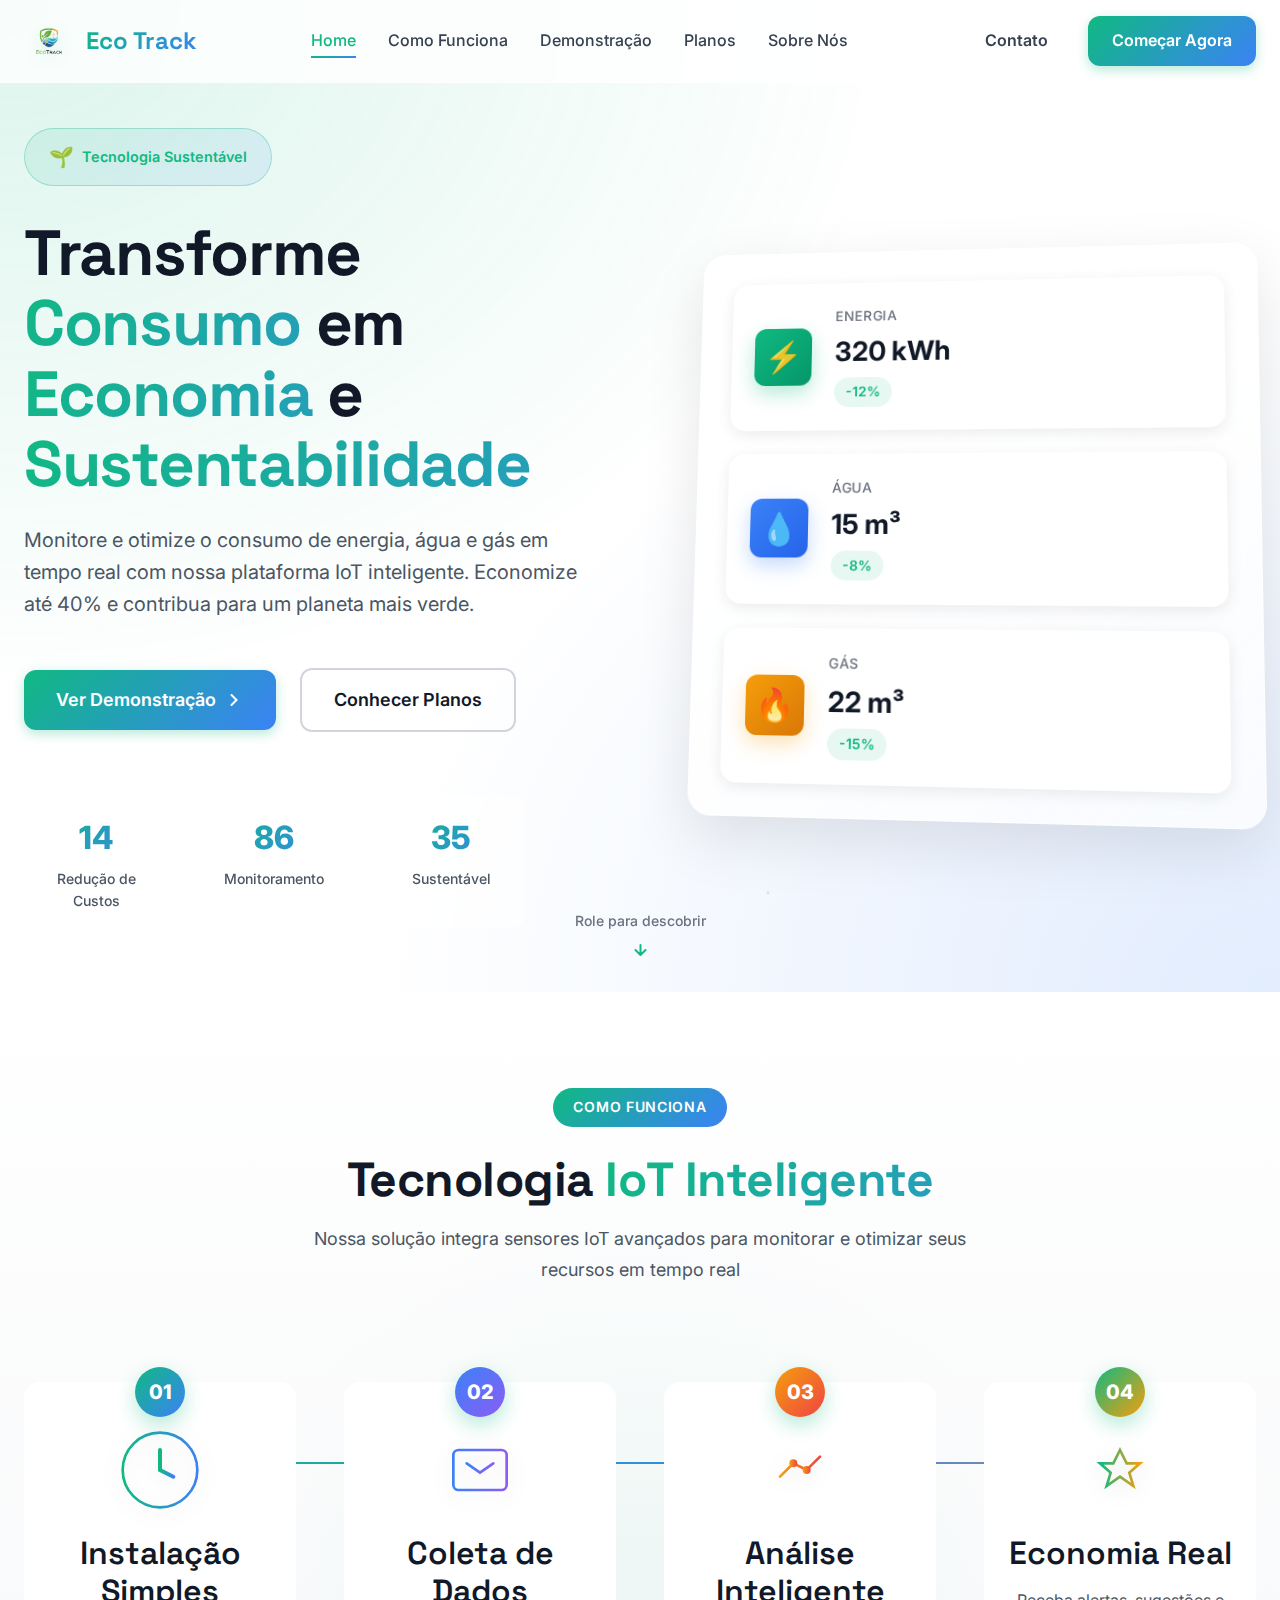
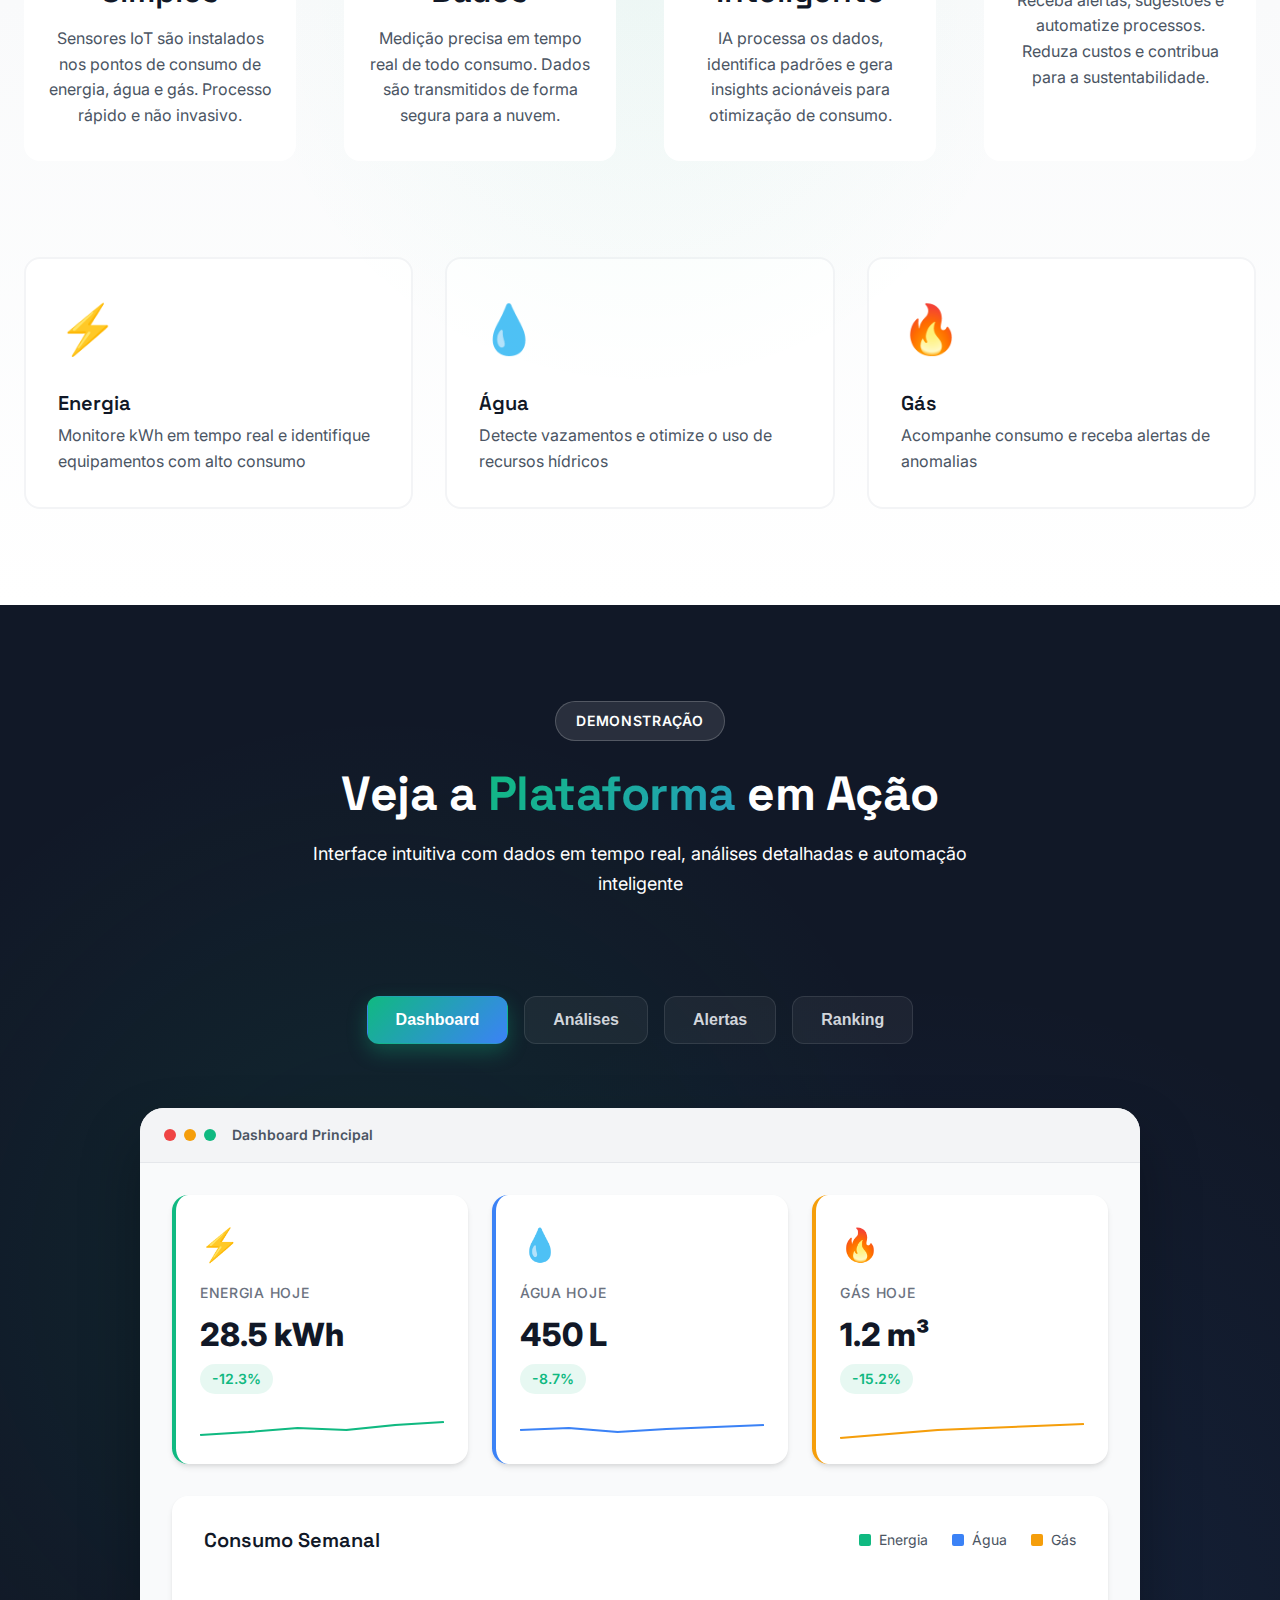
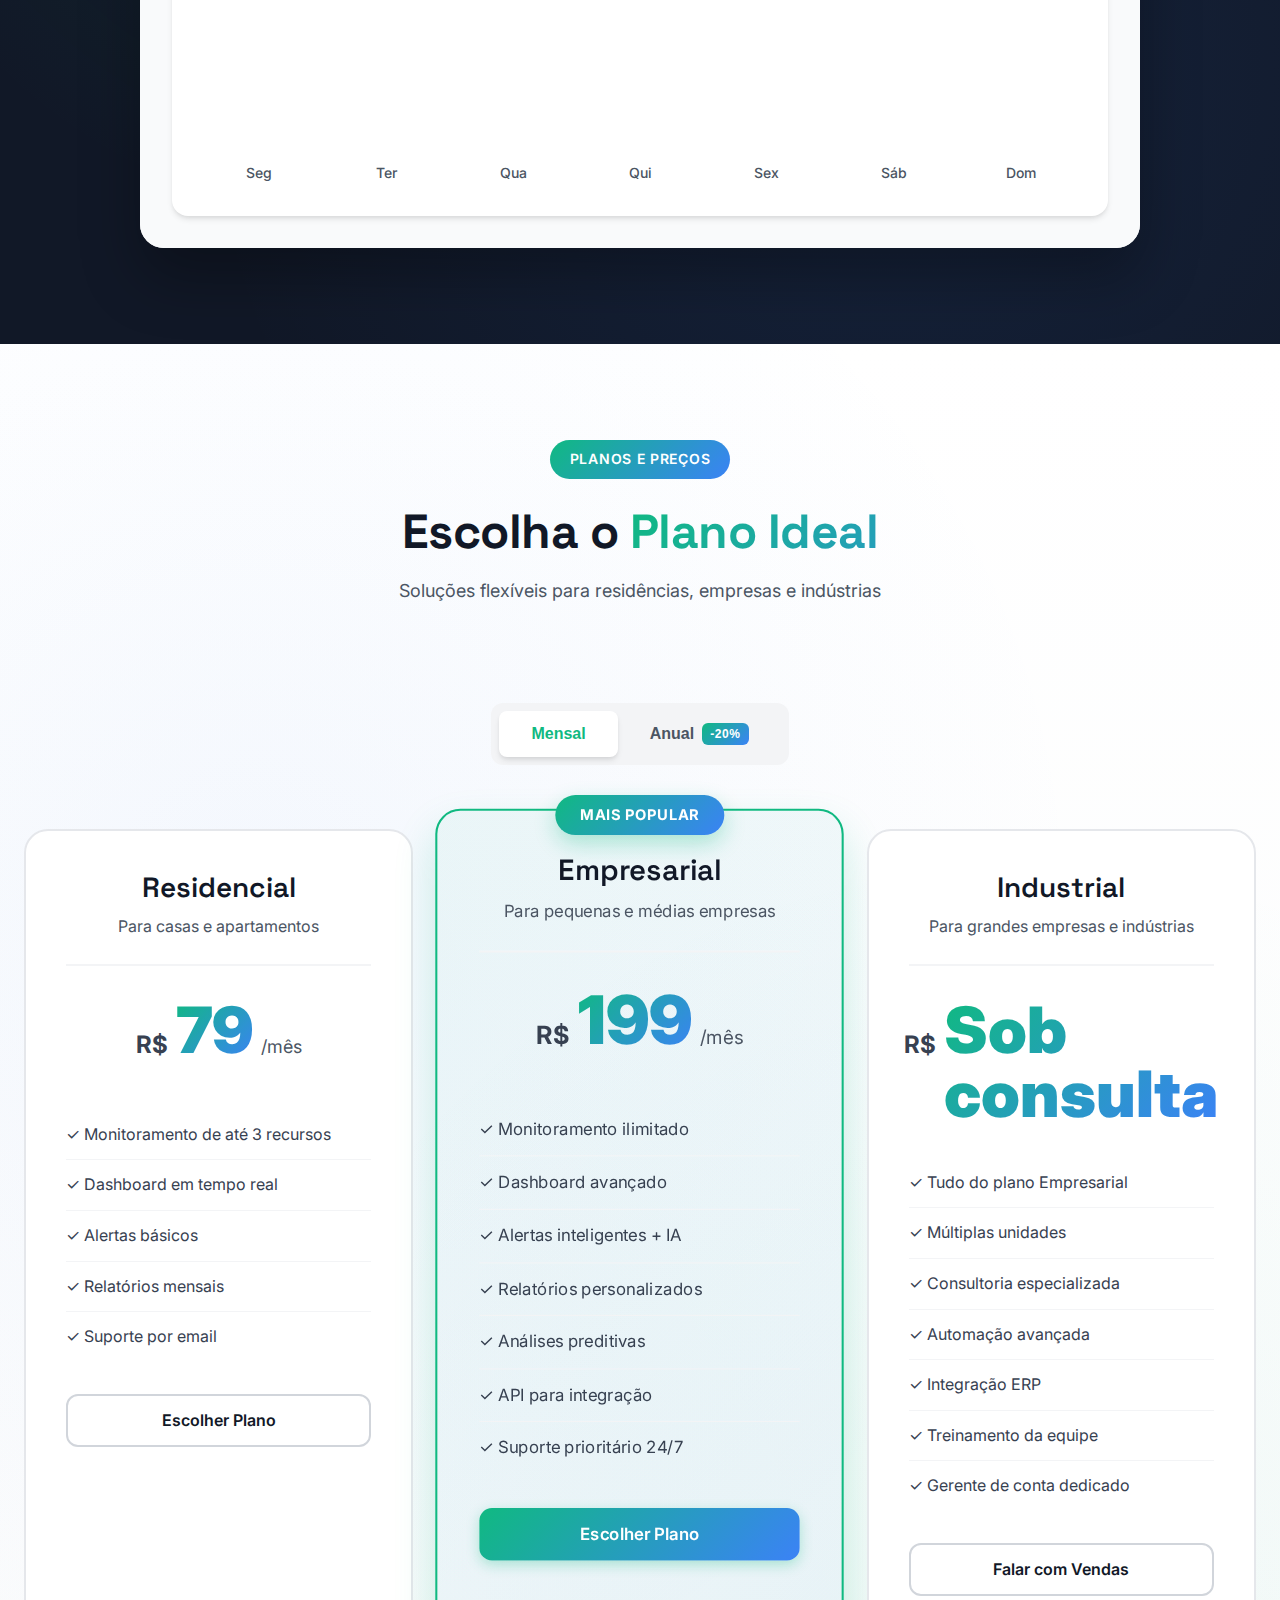
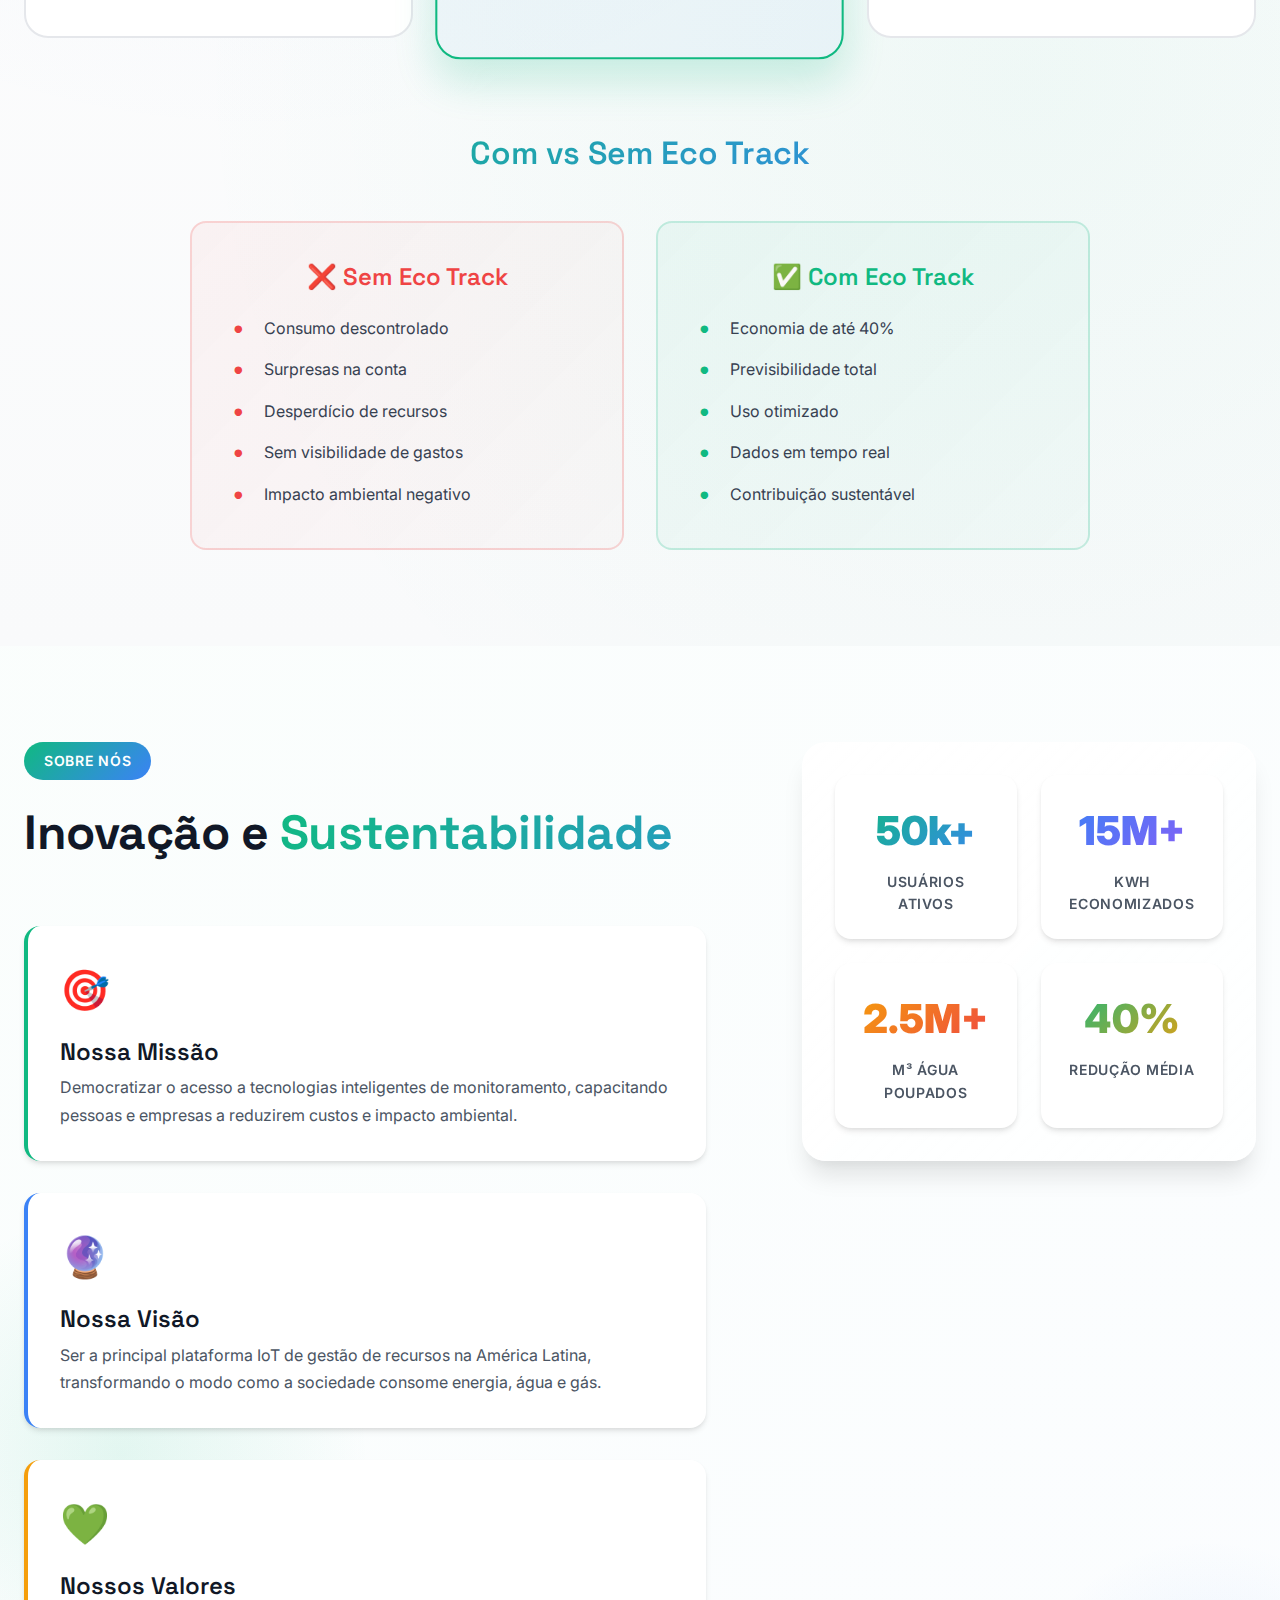
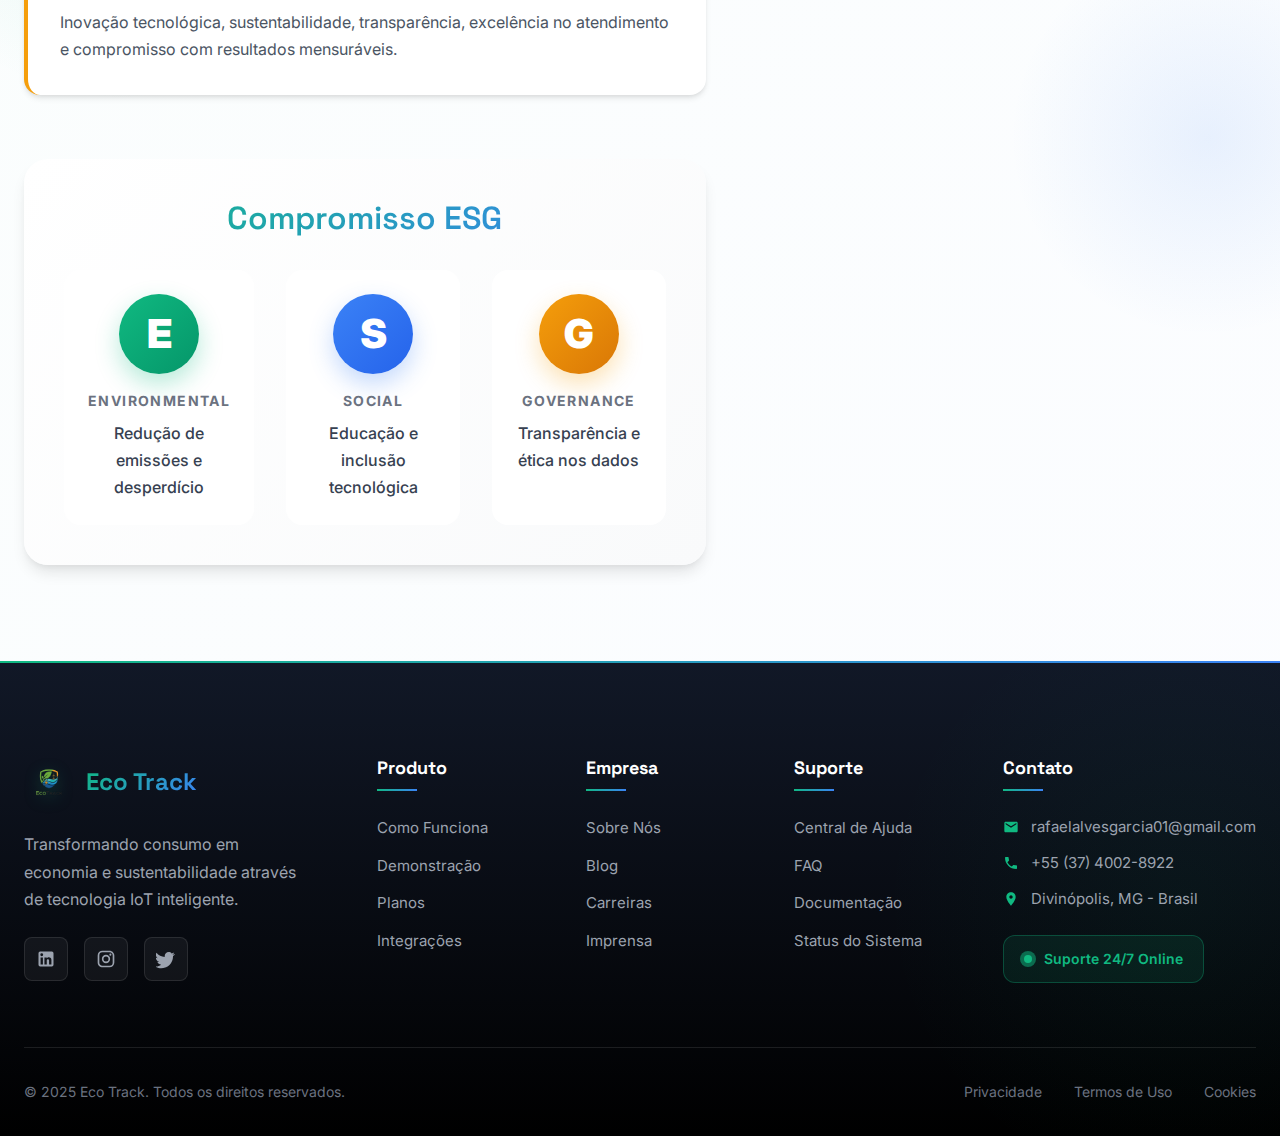
<file: index.html>
<!DOCTYPE html>
<html lang="pt-BR">
<head>
    <meta charset="UTF-8">
    <meta name="viewport" content="width=device-width, initial-scale=1.0">
    <meta name="description" content="Eco Track - Transforme consumo em economia e sustentabilidade com tecnologia IoT inteligente">
    <title>Eco Track | Medição Inteligente de Recursos</title>
    
    <!-- Favicon -->
    <link rel="icon" type="image/png" sizes="32x32" href="img/logo.png">
    <link rel="icon" type="image/png" sizes="16x16" href="img/logo.png">
    <link rel="apple-touch-icon" sizes="180x180" href="img/logo.png">
    <link rel="shortcut icon" href="img/logo.png">
    
    <!-- Fonts -->
    <link rel="preconnect" href="https://fonts.googleapis.com">
    <link rel="preconnect" href="https://fonts.gstatic.com" crossorigin>
    <link href="https://fonts.googleapis.com/css2?family=Inter:wght@300;400;500;600;700;800;900&family=Space+Grotesk:wght@400;500;600;700&display=swap" rel="stylesheet">
    
    <!-- Styles -->
    <link rel="stylesheet" href="style.css">
    <link rel="stylesheet" href="components/header.css">
    <link rel="stylesheet" href="components/hero.css">
    <link rel="stylesheet" href="components/how-it-works.css">
    <link rel="stylesheet" href="components/demo.css">
    <link rel="stylesheet" href="components/pricing.css">
    <link rel="stylesheet" href="components/about.css">
    <link rel="stylesheet" href="components/footer.css">
</head>
<body>
    <!-- Header -->
    <header class="header">
        <nav class="nav container">
            <a href="#home" class="nav__logo">
                <img src="img/logo.png" alt="Eco Track Logo" class="logo-image">
                <span class="logo-text">Eco Track</span>
            </a>
            
            <ul class="nav__menu" id="navMenu">
                <li class="nav__item"><a href="#home" class="nav__link active">Home</a></li>
                <li class="nav__item"><a href="#como-funciona" class="nav__link">Como Funciona</a></li>
                <li class="nav__item"><a href="#demonstracao" class="nav__link">Demonstração</a></li>
                <li class="nav__item"><a href="#planos" class="nav__link">Planos</a></li>
                <li class="nav__item"><a href="#sobre" class="nav__link">Sobre Nós</a></li>
            </ul>
            
            <div class="nav__actions">
                <a href="#contato" class="btn btn--ghost">Contato</a>
                <a href="#planos" class="btn btn--primary">Começar Agora</a>
            </div>
            
            <button class="nav__toggle" id="navToggle">
                <span></span>
                <span></span>
                <span></span>
            </button>
        </nav>
    </header>

    <!-- Hero Section -->
    <section class="hero" id="home">
        <div class="hero__background">
            <div class="hero__gradient"></div>
            <div class="hero__particles"></div>
        </div>
        
        <div class="container">
            <div class="hero__content">
                <div class="hero__badge">
                    <span class="badge-icon">🌱</span>
                    <span>Tecnologia Sustentável</span>
                </div>
                
                <h1 class="hero__title">
                    Transforme <span class="gradient-text">Consumo</span> em 
                    <span class="gradient-text">Economia</span> e 
                    <span class="gradient-text">Sustentabilidade</span>
                </h1>
                
                <p class="hero__description">
                    Monitore e otimize o consumo de energia, água e gás em tempo real com nossa plataforma IoT inteligente. 
                    Economize até 40% e contribua para um planeta mais verde.
                </p>
                
                <div class="hero__actions">
                    <a href="#demonstracao" class="btn btn--primary btn--large">
                        <span>Ver Demonstração</span>
                        <svg width="20" height="20" viewBox="0 0 20 20" fill="none">
                            <path d="M7.5 15L12.5 10L7.5 5" stroke="currentColor" stroke-width="2" stroke-linecap="round"/>
                        </svg>
                    </a>
                    <a href="#planos" class="btn btn--outline btn--large">
                        <span>Conhecer Planos</span>
                    </a>
                </div>
                
                <div class="hero__stats">
                    <div class="stat">
                        <div class="stat__number">40%</div>
                        <div class="stat__label">Redução de Custos</div>
                    </div>
                    <div class="stat">
                        <div class="stat__number">24/7</div>
                        <div class="stat__label">Monitoramento</div>
                    </div>
                    <div class="stat">
                        <div class="stat__number">100%</div>
                        <div class="stat__label">Sustentável</div>
                    </div>
                </div>
            </div>
            
            <div class="hero__visual">
                <div class="dashboard-preview">
                    <div class="dashboard-card">
                        <div class="card-icon energy">⚡</div>
                        <div class="card-data">
                            <span class="card-label">Energia</span>
                            <span class="card-value">320 kWh</span>
                            <span class="card-trend down">-12%</span>
                        </div>
                    </div>
                    <div class="dashboard-card">
                        <div class="card-icon water">💧</div>
                        <div class="card-data">
                            <span class="card-label">Água</span>
                            <span class="card-value">15 m³</span>
                            <span class="card-trend down">-8%</span>
                        </div>
                    </div>
                    <div class="dashboard-card">
                        <div class="card-icon gas">🔥</div>
                        <div class="card-data">
                            <span class="card-label">Gás</span>
                            <span class="card-value">22 m³</span>
                            <span class="card-trend down">-15%</span>
                        </div>
                    </div>
                </div>
            </div>
        </div>
        
        <div class="scroll-indicator">
            <span>Role para descobrir</span>
            <svg width="20" height="20" viewBox="0 0 20 20">
                <path d="M10 5V15M10 15L5 10M10 15L15 10" stroke="currentColor" stroke-width="2" stroke-linecap="round"/>
            </svg>
        </div>
    </section>

    <!-- How It Works Section -->
    <section class="how-it-works" id="como-funciona">
        <div class="container">
            <div class="section-header">
                <span class="section-badge">Como Funciona</span>
                <h2 class="section-title">Tecnologia <span class="gradient-text">IoT Inteligente</span></h2>
                <p class="section-description">
                    Nossa solução integra sensores IoT avançados para monitorar e otimizar seus recursos em tempo real
                </p>
            </div>
            
            <div class="steps">
                <div class="step">
                    <div class="step__number">01</div>
                    <div class="step__icon">
                        <svg viewBox="0 0 60 60" fill="none">
                            <circle cx="30" cy="30" r="28" stroke="url(#step1-gradient)" stroke-width="2"/>
                            <path d="M30 15V30L40 35" stroke="url(#step1-gradient)" stroke-width="3" stroke-linecap="round"/>
                            <defs>
                                <linearGradient id="step1-gradient">
                                    <stop offset="0%" stop-color="#10B981"/>
                                    <stop offset="100%" stop-color="#3B82F6"/>
                                </linearGradient>
                            </defs>
                        </svg>
                    </div>
                    <h3 class="step__title">Instalação Simples</h3>
                    <p class="step__description">
                        Sensores IoT são instalados nos pontos de consumo de energia, água e gás. 
                        Processo rápido e não invasivo.
                    </p>
                </div>
                
                <div class="step">
                    <div class="step__number">02</div>
                    <div class="step__icon">
                        <svg viewBox="0 0 60 60" fill="none">
                            <rect x="10" y="15" width="40" height="30" rx="4" stroke="url(#step2-gradient)" stroke-width="2"/>
                            <path d="M20 25L30 32L40 25" stroke="url(#step2-gradient)" stroke-width="2" stroke-linecap="round"/>
                            <defs>
                                <linearGradient id="step2-gradient">
                                    <stop offset="0%" stop-color="#3B82F6"/>
                                    <stop offset="100%" stop-color="#8B5CF6"/>
                                </linearGradient>
                            </defs>
                        </svg>
                    </div>
                    <h3 class="step__title">Coleta de Dados</h3>
                    <p class="step__description">
                        Medição precisa em tempo real de todo consumo. Dados são transmitidos 
                        de forma segura para a nuvem.
                    </p>
                </div>
                
                <div class="step">
                    <div class="step__number">03</div>
                    <div class="step__icon">
                        <svg viewBox="0 0 60 60" fill="none">
                            <path d="M15 35L25 25L35 30L45 20" stroke="url(#step3-gradient)" stroke-width="2" stroke-linecap="round"/>
                            <circle cx="25" cy="25" r="3" fill="url(#step3-gradient)"/>
                            <circle cx="35" cy="30" r="3" fill="url(#step3-gradient)"/>
                            <defs>
                                <linearGradient id="step3-gradient">
                                    <stop offset="0%" stop-color="#F59E0B"/>
                                    <stop offset="100%" stop-color="#EF4444"/>
                                </linearGradient>
                            </defs>
                        </svg>
                    </div>
                    <h3 class="step__title">Análise Inteligente</h3>
                    <p class="step__description">
                        IA processa os dados, identifica padrões e gera insights acionáveis 
                        para otimização de consumo.
                    </p>
                </div>
                
                <div class="step">
                    <div class="step__number">04</div>
                    <div class="step__icon">
                        <svg viewBox="0 0 60 60" fill="none">
                            <path d="M30 15L35 25H45L37 32L40 42L30 35L20 42L23 32L15 25H25L30 15Z" stroke="url(#step4-gradient)" stroke-width="2"/>
                            <defs>
                                <linearGradient id="step4-gradient">
                                    <stop offset="0%" stop-color="#10B981"/>
                                    <stop offset="100%" stop-color="#F59E0B"/>
                                </linearGradient>
                            </defs>
                        </svg>
                    </div>
                    <h3 class="step__title">Economia Real</h3>
                    <p class="step__description">
                        Receba alertas, sugestões e automatize processos. Reduza custos e 
                        contribua para a sustentabilidade.
                    </p>
                </div>
            </div>
            
            <div class="features-grid">
                <div class="feature-card">
                    <div class="feature-icon">⚡</div>
                    <h4>Energia</h4>
                    <p>Monitore kWh em tempo real e identifique equipamentos com alto consumo</p>
                </div>
                <div class="feature-card">
                    <div class="feature-icon">💧</div>
                    <h4>Água</h4>
                    <p>Detecte vazamentos e otimize o uso de recursos hídricos</p>
                </div>
                <div class="feature-card">
                    <div class="feature-icon">🔥</div>
                    <h4>Gás</h4>
                    <p>Acompanhe consumo e receba alertas de anomalias</p>
                </div>
            </div>
        </div>
    </section>

    <!-- Demo Section -->
    <section class="demo" id="demonstracao">
        <div class="container">
            <div class="section-header">
                <span class="section-badge">Demonstração</span>
                <h2 class="section-title">Veja a <span class="gradient-text">Plataforma</span> em Ação</h2>
                <p class="section-description">
                    Interface intuitiva com dados em tempo real, análises detalhadas e automação inteligente
                </p>
            </div>
            
            <div class="demo-tabs">
                <button class="demo-tab active" data-tab="dashboard">Dashboard</button>
                <button class="demo-tab" data-tab="analytics">Análises</button>
                <button class="demo-tab" data-tab="alerts">Alertas</button>
                <button class="demo-tab" data-tab="ranking">Ranking</button>
            </div>
            
            <div class="demo-content">
                <div class="demo-panel active" id="dashboard">
                    <div class="demo-screen">
                        <div class="screen-header">
                            <div class="screen-dots">
                                <span></span><span></span><span></span>
                            </div>
                            <span class="screen-title">Dashboard Principal</span>
                        </div>
                        <div class="screen-body">
                            <div class="metrics-row">
                                <div class="metric-box energy">
                                    <div class="metric-icon">⚡</div>
                                    <div class="metric-info">
                                        <span class="metric-label">Energia Hoje</span>
                                        <span class="metric-value">28.5 kWh</span>
                                        <span class="metric-change negative">-12.3%</span>
                                    </div>
                                    <div class="metric-chart">
                                        <svg viewBox="0 0 100 30" preserveAspectRatio="none">
                                            <polyline points="0,25 20,22 40,18 60,20 80,15 100,12" stroke="#10B981" stroke-width="2" fill="none"/>
                                        </svg>
                                    </div>
                                </div>
                                
                                <div class="metric-box water">
                                    <div class="metric-icon">💧</div>
                                    <div class="metric-info">
                                        <span class="metric-label">Água Hoje</span>
                                        <span class="metric-value">450 L</span>
                                        <span class="metric-change negative">-8.7%</span>
                                    </div>
                                    <div class="metric-chart">
                                        <svg viewBox="0 0 100 30" preserveAspectRatio="none">
                                            <polyline points="0,20 20,18 40,22 60,19 80,17 100,15" stroke="#3B82F6" stroke-width="2" fill="none"/>
                                        </svg>
                                    </div>
                                </div>
                                
                                <div class="metric-box gas">
                                    <div class="metric-icon">🔥</div>
                                    <div class="metric-info">
                                        <span class="metric-label">Gás Hoje</span>
                                        <span class="metric-value">1.2 m³</span>
                                        <span class="metric-change negative">-15.2%</span>
                                    </div>
                                    <div class="metric-chart">
                                        <svg viewBox="0 0 100 30" preserveAspectRatio="none">
                                            <polyline points="0,28 20,24 40,20 60,18 80,16 100,14" stroke="#F59E0B" stroke-width="2" fill="none"/>
                                        </svg>
                                    </div>
                                </div>
                            </div>
                            
                            <div class="chart-container">
                                <div class="chart-header">
                                    <h4>Consumo Semanal</h4>
                                    <div class="chart-legend">
                                        <span><i style="background: #10B981"></i> Energia</span>
                                        <span><i style="background: #3B82F6"></i> Água</span>
                                        <span><i style="background: #F59E0B"></i> Gás</span>
                                    </div>
                                </div>
                                <div class="chart-bars">
                                    <div class="chart-day">
                                        <div class="bars">
                                            <div class="bar energy" style="height: 70%"></div>
                                            <div class="bar water" style="height: 50%"></div>
                                            <div class="bar gas" style="height: 30%"></div>
                                        </div>
                                        <span>Seg</span>
                                    </div>
                                    <div class="chart-day">
                                        <div class="bars">
                                            <div class="bar energy" style="height: 65%"></div>
                                            <div class="bar water" style="height: 55%"></div>
                                            <div class="bar gas" style="height: 35%"></div>
                                        </div>
                                        <span>Ter</span>
                                    </div>
                                    <div class="chart-day">
                                        <div class="bars">
                                            <div class="bar energy" style="height: 80%"></div>
                                            <div class="bar water" style="height: 60%"></div>
                                            <div class="bar gas" style="height: 40%"></div>
                                        </div>
                                        <span>Qua</span>
                                    </div>
                                    <div class="chart-day">
                                        <div class="bars">
                                            <div class="bar energy" style="height: 60%"></div>
                                            <div class="bar water" style="height: 45%"></div>
                                            <div class="bar gas" style="height: 28%"></div>
                                        </div>
                                        <span>Qui</span>
                                    </div>
                                    <div class="chart-day">
                                        <div class="bars">
                                            <div class="bar energy" style="height: 75%"></div>
                                            <div class="bar water" style="height: 52%"></div>
                                            <div class="bar gas" style="height: 38%"></div>
                                        </div>
                                        <span>Sex</span>
                                    </div>
                                    <div class="chart-day">
                                        <div class="bars">
                                            <div class="bar energy" style="height: 50%"></div>
                                            <div class="bar water" style="height: 48%"></div>
                                            <div class="bar gas" style="height: 25%"></div>
                                        </div>
                                        <span>Sáb</span>
                                    </div>
                                    <div class="chart-day">
                                        <div class="bars">
                                            <div class="bar energy" style="height: 45%"></div>
                                            <div class="bar water" style="height: 42%"></div>
                                            <div class="bar gas" style="height: 22%"></div>
                                        </div>
                                        <span>Dom</span>
                                    </div>
                                </div>
                            </div>
                        </div>
                    </div>
                </div>
                
                <div class="demo-panel" id="analytics">
                    <div class="analytics-grid">
                        <div class="analytics-card">
                            <h4>📊 Relatórios Detalhados</h4>
                            <p>Análises completas de consumo por período, comparativos e tendências</p>
                            <div class="progress-bar">
                                <div class="progress-fill" style="width: 85%"></div>
                            </div>
                        </div>
                        <div class="analytics-card">
                            <h4>🎯 Metas de Economia</h4>
                            <p>Defina objetivos e acompanhe seu progresso em tempo real</p>
                            <div class="progress-bar">
                                <div class="progress-fill" style="width: 72%"></div>
                            </div>
                        </div>
                        <div class="analytics-card">
                            <h4>💰 Economia Acumulada</h4>
                            <p>Veja quanto você já economizou com a Eco Track</p>
                            <div class="savings-amount">R$ 1.245,00</div>
                        </div>
                    </div>
                </div>
                
                <div class="demo-panel" id="alerts">
                    <div class="alerts-list">
                        <div class="alert-item warning">
                            <div class="alert-icon">⚠️</div>
                            <div class="alert-content">
                                <h4>Consumo elevado detectado</h4>
                                <p>Ar condicionado utilizando 35% acima da média</p>
                                <span class="alert-time">Há 15 minutos</span>
                            </div>
                        </div>
                        <div class="alert-item success">
                            <div class="alert-icon">✅</div>
                            <div class="alert-content">
                                <h4>Meta alcançada!</h4>
                                <p>Redução de 15% no consumo de água este mês</p>
                                <span class="alert-time">Há 2 horas</span>
                            </div>
                        </div>
                        <div class="alert-item info">
                            <div class="alert-icon">💡</div>
                            <div class="alert-content">
                                <h4>Sugestão de otimização</h4>
                                <p>Programe o aquecedor para horários de tarifa reduzida</p>
                                <span class="alert-time">Há 5 horas</span>
                            </div>
                        </div>
                    </div>
                </div>
                
                <div class="demo-panel" id="ranking">
                    <div class="ranking-list">
                        <div class="ranking-item gold">
                            <div class="ranking-position">🥇</div>
                            <div class="ranking-info">
                                <span class="ranking-name">Você</span>
                                <span class="ranking-score">95% eficiência</span>
                            </div>
                            <div class="ranking-badge">Top 1%</div>
                        </div>
                        <div class="ranking-item silver">
                            <div class="ranking-position">🥈</div>
                            <div class="ranking-info">
                                <span class="ranking-name">Empresa Verde Ltda</span>
                                <span class="ranking-score">92% eficiência</span>
                            </div>
                        </div>
                        <div class="ranking-item bronze">
                            <div class="ranking-position">🥉</div>
                            <div class="ranking-info">
                                <span class="ranking-name">Sustentável S.A.</span>
                                <span class="ranking-score">88% eficiência</span>
                            </div>
                        </div>
                    </div>
                </div>
            </div>
        </div>
    </section>

    <!-- Pricing Section -->
    <section class="pricing" id="planos">
        <div class="container">
            <div class="section-header">
                <span class="section-badge">Planos e Preços</span>
                <h2 class="section-title">Escolha o <span class="gradient-text">Plano Ideal</span></h2>
                <p class="section-description">
                    Soluções flexíveis para residências, empresas e indústrias
                </p>
            </div>
            
            <div class="pricing-toggle">
                <button class="toggle-btn active" data-plan="monthly">Mensal</button>
                <button class="toggle-btn" data-plan="yearly">Anual <span class="discount-badge">-20%</span></button>
            </div>
            
            <div class="pricing-cards">
                <div class="pricing-card">
                    <div class="pricing-header">
                        <h3>Residencial</h3>
                        <p>Para casas e apartamentos</p>
                    </div>
                    <div class="pricing-price">
                        <span class="currency">R$</span>
                        <span class="amount monthly-price">79</span>
                        <span class="amount yearly-price hidden">63</span>
                        <span class="period">/mês</span>
                    </div>
                    <ul class="pricing-features">
                        <li>✓ Monitoramento de até 3 recursos</li>
                        <li>✓ Dashboard em tempo real</li>
                        <li>✓ Alertas básicos</li>
                        <li>✓ Relatórios mensais</li>
                        <li>✓ Suporte por email</li>
                    </ul>
                    <a href="#" class="btn btn--outline btn--full">Escolher Plano</a>
                </div>
                
                <div class="pricing-card featured">
                    <div class="popular-badge">Mais Popular</div>
                    <div class="pricing-header">
                        <h3>Empresarial</h3>
                        <p>Para pequenas e médias empresas</p>
                    </div>
                    <div class="pricing-price">
                        <span class="currency">R$</span>
                        <span class="amount monthly-price">199</span>
                        <span class="amount yearly-price hidden">159</span>
                        <span class="period">/mês</span>
                    </div>
                    <ul class="pricing-features">
                        <li>✓ Monitoramento ilimitado</li>
                        <li>✓ Dashboard avançado</li>
                        <li>✓ Alertas inteligentes + IA</li>
                        <li>✓ Relatórios personalizados</li>
                        <li>✓ Análises preditivas</li>
                        <li>✓ API para integração</li>
                        <li>✓ Suporte prioritário 24/7</li>
                    </ul>
                    <a href="#" class="btn btn--primary btn--full">Escolher Plano</a>
                </div>
                
                <div class="pricing-card">
                    <div class="pricing-header">
                        <h3>Industrial</h3>
                        <p>Para grandes empresas e indústrias</p>
                    </div>
                    <div class="pricing-price">
                        <span class="currency">R$</span>
                        <span class="amount">Sob consulta</span>
                    </div>
                    <ul class="pricing-features">
                        <li>✓ Tudo do plano Empresarial</li>
                        <li>✓ Múltiplas unidades</li>
                        <li>✓ Consultoria especializada</li>
                        <li>✓ Automação avançada</li>
                        <li>✓ Integração ERP</li>
                        <li>✓ Treinamento da equipe</li>
                        <li>✓ Gerente de conta dedicado</li>
                    </ul>
                    <a href="#" class="btn btn--outline btn--full">Falar com Vendas</a>
                </div>
            </div>
            
            <div class="comparison">
                <h3 class="comparison-title">Com vs Sem Eco Track</h3>
                <div class="comparison-grid">
                    <div class="comparison-card without">
                        <h4>❌ Sem Eco Track</h4>
                        <ul>
                            <li>Consumo descontrolado</li>
                            <li>Surpresas na conta</li>
                            <li>Desperdício de recursos</li>
                            <li>Sem visibilidade de gastos</li>
                            <li>Impacto ambiental negativo</li>
                        </ul>
                    </div>
                    <div class="comparison-card with">
                        <h4>✅ Com Eco Track</h4>
                        <ul>
                            <li>Economia de até 40%</li>
                            <li>Previsibilidade total</li>
                            <li>Uso otimizado</li>
                            <li>Dados em tempo real</li>
                            <li>Contribuição sustentável</li>
                        </ul>
                    </div>
                </div>
            </div>
        </div>
    </section>

    <!-- About Section -->
    <section class="about" id="sobre">
        <div class="container">
            <div class="about-content">
                <div class="about-text">
                    <span class="section-badge">Sobre Nós</span>
                    <h2 class="section-title">Inovação e <span class="gradient-text">Sustentabilidade</span></h2>
                    
                    <div class="values-grid">
                        <div class="value-card">
                            <div class="value-icon">🎯</div>
                            <h3>Nossa Missão</h3>
                            <p>Democratizar o acesso a tecnologias inteligentes de monitoramento, 
                            capacitando pessoas e empresas a reduzirem custos e impacto ambiental.</p>
                        </div>
                        
                        <div class="value-card">
                            <div class="value-icon">🔮</div>
                            <h3>Nossa Visão</h3>
                            <p>Ser a principal plataforma IoT de gestão de recursos na América Latina, 
                            transformando o modo como a sociedade consome energia, água e gás.</p>
                        </div>
                        
                        <div class="value-card">
                            <div class="value-icon">💚</div>
                            <h3>Nossos Valores</h3>
                            <p>Inovação tecnológica, sustentabilidade, transparência, excelência 
                            no atendimento e compromisso com resultados mensuráveis.</p>
                        </div>
                    </div>
                    
                    <div class="esg-section">
                        <h3>Compromisso ESG</h3>
                        <div class="esg-pillars">
                            <div class="esg-pillar">
                                <span class="esg-letter">E</span>
                                <span class="esg-label">Environmental</span>
                                <p>Redução de emissões e desperdício</p>
                            </div>
                            <div class="esg-pillar">
                                <span class="esg-letter">S</span>
                                <span class="esg-label">Social</span>
                                <p>Educação e inclusão tecnológica</p>
                            </div>
                            <div class="esg-pillar">
                                <span class="esg-letter">G</span>
                                <span class="esg-label">Governance</span>
                                <p>Transparência e ética nos dados</p>
                            </div>
                        </div>
                    </div>
                </div>
                
                <div class="about-visual">
                    <div class="stats-highlight">
                        <div class="stat-highlight">
                            <span class="stat-number">50k+</span>
                            <span class="stat-label">Usuários Ativos</span>
                        </div>
                        <div class="stat-highlight">
                            <span class="stat-number">15M+</span>
                            <span class="stat-label">kWh Economizados</span>
                        </div>
                        <div class="stat-highlight">
                            <span class="stat-number">2.5M+</span>
                            <span class="stat-label">m³ Água Poupados</span>
                        </div>
                        <div class="stat-highlight">
                            <span class="stat-number">40%</span>
                            <span class="stat-label">Redução Média</span>
                        </div>
                    </div>
                </div>
            </div>
        </div>
    </section>

    <!-- Footer -->
    <footer class="footer" id="contato">
        <div class="container">
            <div class="footer-content">
                <div class="footer-column">
                    <a href="#home" class="footer-logo">
                        <img src="img/logo.png" alt="Eco Track Logo" class="logo-image">
                        <span>Eco Track</span>
                    </a>
                    <p class="footer-description">
                        Transformando consumo em economia e sustentabilidade através de tecnologia IoT inteligente.
                    </p>
                    <div class="social-links">
                        <a href="#" aria-label="LinkedIn">
                            <svg viewBox="0 0 24 24" fill="currentColor">
                                <path d="M19 3a2 2 0 0 1 2 2v14a2 2 0 0 1-2 2H5a2 2 0 0 1-2-2V5a2 2 0 0 1 2-2h14m-.5 15.5v-5.3a3.26 3.26 0 0 0-3.26-3.26c-.85 0-1.84.52-2.32 1.3v-1.11h-2.79v8.37h2.79v-4.93c0-.77.62-1.4 1.39-1.4a1.4 1.4 0 0 1 1.4 1.4v4.93h2.79M6.88 8.56a1.68 1.68 0 0 0 1.68-1.68c0-.93-.75-1.69-1.68-1.69a1.69 1.69 0 0 0-1.69 1.69c0 .93.76 1.68 1.69 1.68m1.39 9.94v-8.37H5.5v8.37h2.77z"/>
                            </svg>
                        </a>
                        <a href="#" aria-label="Instagram">
                            <svg viewBox="0 0 24 24" fill="currentColor">
                                <path d="M7.8 2h8.4C19.4 2 22 4.6 22 7.8v8.4a5.8 5.8 0 0 1-5.8 5.8H7.8C4.6 22 2 19.4 2 16.2V7.8A5.8 5.8 0 0 1 7.8 2m-.2 2A3.6 3.6 0 0 0 4 7.6v8.8C4 18.39 5.61 20 7.6 20h8.8a3.6 3.6 0 0 0 3.6-3.6V7.6C20 5.61 18.39 4 16.4 4H7.6m9.65 1.5a1.25 1.25 0 0 1 1.25 1.25A1.25 1.25 0 0 1 17.25 8 1.25 1.25 0 0 1 16 6.75a1.25 1.25 0 0 1 1.25-1.25M12 7a5 5 0 0 1 5 5 5 5 0 0 1-5 5 5 5 0 0 1-5-5 5 5 0 0 1 5-5m0 2a3 3 0 0 0-3 3 3 3 0 0 0 3 3 3 3 0 0 0 3-3 3 3 0 0 0-3-3z"/>
                            </svg>
                        </a>
                        <a href="#" aria-label="Twitter">
                            <svg viewBox="0 0 24 24" fill="currentColor">
                                <path d="M22.46 6c-.85.38-1.78.64-2.75.76 1-.6 1.76-1.55 2.12-2.68-.93.55-1.96.95-3.06 1.17-.88-.94-2.13-1.53-3.52-1.53-2.67 0-4.84 2.17-4.84 4.84 0 .38.04.75.13 1.1-4.03-.2-7.6-2.13-9.99-5.06-.42.72-.66 1.55-.66 2.44 0 1.68.86 3.16 2.16 4.03-.8-.03-1.54-.25-2.2-.61v.06c0 2.35 1.67 4.31 3.88 4.76-.41.11-.84.17-1.28.17-.31 0-.62-.03-.92-.08.63 1.95 2.44 3.37 4.6 3.41-1.68 1.32-3.8 2.1-6.1 2.1-.4 0-.79-.02-1.17-.07 2.18 1.4 4.77 2.22 7.55 2.22 9.06 0 14-7.5 14-14 0-.21 0-.42-.02-.63.96-.69 1.8-1.56 2.46-2.55z"/>
                            </svg>
                        </a>
                    </div>
                </div>
                
                <div class="footer-column">
                    <h4>Produto</h4>
                    <ul>
                        <li><a href="#como-funciona">Como Funciona</a></li>
                        <li><a href="#demonstracao">Demonstração</a></li>
                        <li><a href="#planos">Planos</a></li>
                        <li><a href="#">Integrações</a></li>
                    </ul>
                </div>
                
                <div class="footer-column">
                    <h4>Empresa</h4>
                    <ul>
                        <li><a href="#sobre">Sobre Nós</a></li>
                        <li><a href="#">Blog</a></li>
                        <li><a href="#">Carreiras</a></li>
                        <li><a href="#">Imprensa</a></li>
                    </ul>
                </div>
                
                <div class="footer-column">
                    <h4>Suporte</h4>
                    <ul>
                        <li><a href="#">Central de Ajuda</a></li>
                        <li><a href="#">FAQ</a></li>
                        <li><a href="#">Documentação</a></li>
                        <li><a href="#">Status do Sistema</a></li>
                    </ul>
                </div>
                
                <div class="footer-column">
                    <h4>Contato</h4>
                    <ul class="contact-info">
                        <li>
                            <svg viewBox="0 0 24 24" fill="currentColor" width="16" height="16">
                                <path d="M20 4H4c-1.1 0-2 .9-2 2v12c0 1.1.9 2 2 2h16c1.1 0 2-.9 2-2V6c0-1.1-.9-2-2-2zm0 4l-8 5-8-5V6l8 5 8-5v2z"/>
                            </svg>
                            rafaelalvesgarcia01@gmail.com
                        </li>
                        <li>
                            <svg viewBox="0 0 24 24" fill="currentColor" width="16" height="16">
                                <path d="M6.62 10.79c1.44 2.83 3.76 5.15 6.59 6.59l2.2-2.2c.28-.28.67-.36 1.02-.25 1.12.37 2.32.57 3.57.57.55 0 1 .45 1 1V20c0 .55-.45 1-1 1-9.39 0-17-7.61-17-17 0-.55.45-1 1-1h3.5c.55 0 1 .45 1 1 0 1.25.2 2.45.57 3.57.11.35.03.74-.25 1.02l-2.2 2.2z"/>
                            </svg>
                            +55 (37) 4002-8922
                        </li>
                        <li>
                            <svg viewBox="0 0 24 24" fill="currentColor" width="16" height="16">
                                <path d="M12 2C8.13 2 5 5.13 5 9c0 5.25 7 13 7 13s7-7.75 7-13c0-3.87-3.13-7-7-7zm0 9.5c-1.38 0-2.5-1.12-2.5-2.5s1.12-2.5 2.5-2.5 2.5 1.12 2.5 2.5-1.12 2.5-2.5 2.5z"/>
                            </svg>
                            Divinópolis, MG - Brasil
                        </li>
                    </ul>
                    <div class="support-badge">
                        <span class="pulse-dot"></span>
                        <span>Suporte 24/7 Online</span>
                    </div>
                </div>
            </div>
            
            <div class="footer-bottom">
                <p>&copy; 2025 Eco Track. Todos os direitos reservados.</p>
                <div class="footer-links">
                    <a href="#">Privacidade</a>
                    <a href="#">Termos de Uso</a>
                    <a href="#">Cookies</a>
                </div>
            </div>
        </div>
    </footer>

    <!-- Scripts -->
    <script src="js/main.js"></script>
    <script src="js/animations.js"></script>
</body>
</html>
</file>
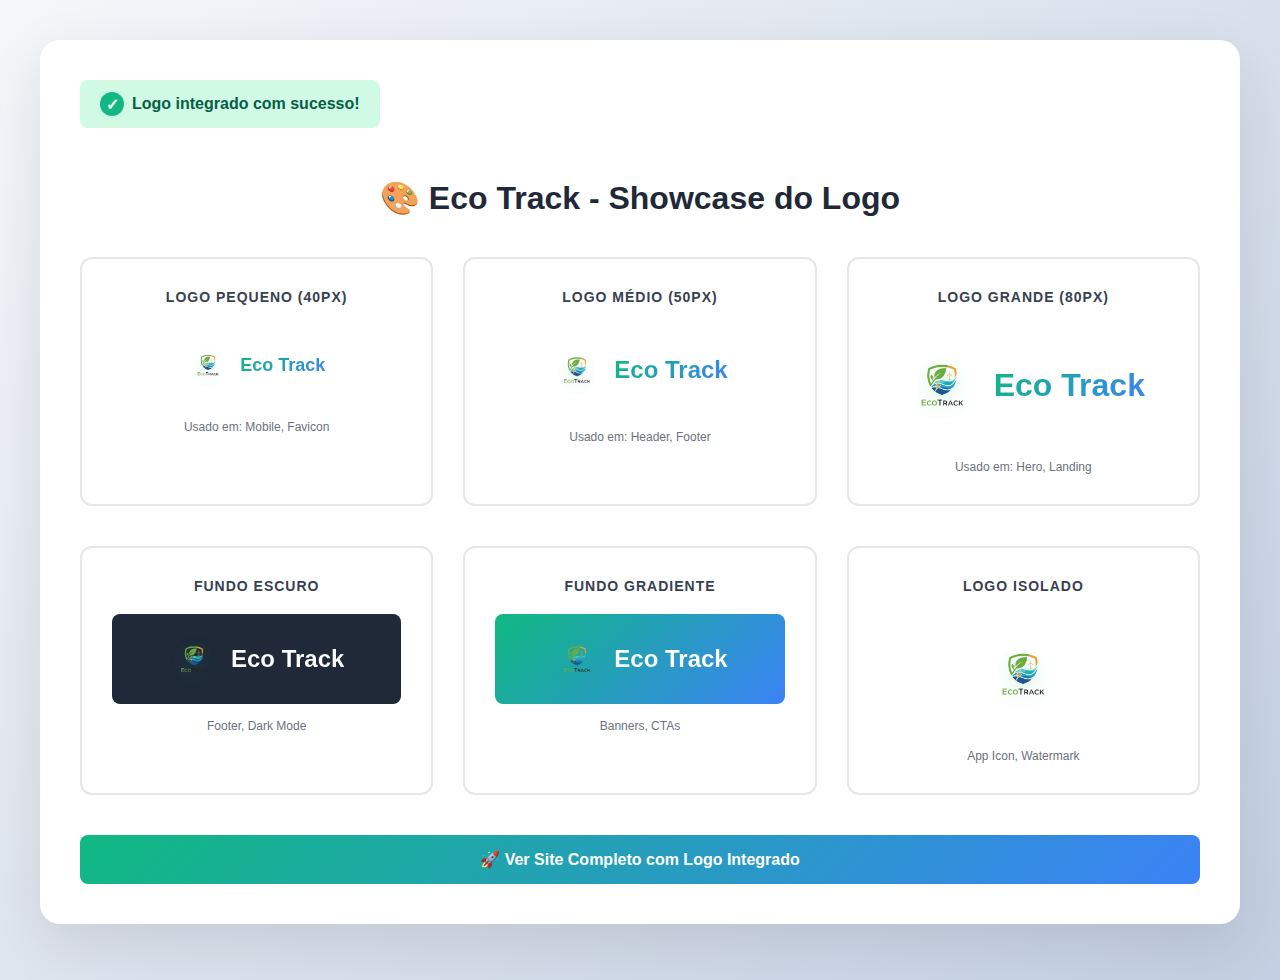
<file: logo-preview.html>
<!DOCTYPE html>
<html lang="pt-BR">
<head>
    <meta charset="UTF-8">
    <meta name="viewport" content="width=device-width, initial-scale=1.0">
    <title>Teste Logo - Eco Track</title>
    <style>
        body {
            margin: 0;
            padding: 40px;
            font-family: -apple-system, BlinkMacSystemFont, 'Segoe UI', sans-serif;
            background: linear-gradient(135deg, #f5f7fa 0%, #c3cfe2 100%);
            min-height: 100vh;
        }
        
        .container {
            max-width: 1200px;
            margin: 0 auto;
            background: white;
            padding: 40px;
            border-radius: 20px;
            box-shadow: 0 20px 60px rgba(0,0,0,0.1);
        }
        
        h1 {
            text-align: center;
            color: #1F2937;
            margin-bottom: 40px;
        }
        
        .logo-showcase {
            display: grid;
            grid-template-columns: repeat(auto-fit, minmax(300px, 1fr));
            gap: 30px;
            margin-bottom: 40px;
        }
        
        .logo-box {
            padding: 30px;
            border: 2px solid #E5E7EB;
            border-radius: 12px;
            text-align: center;
            transition: all 0.3s ease;
        }
        
        .logo-box:hover {
            border-color: #10B981;
            transform: translateY(-5px);
            box-shadow: 0 10px 30px rgba(16, 185, 129, 0.2);
        }
        
        .logo-box h3 {
            margin: 0 0 20px 0;
            color: #374151;
            font-size: 14px;
            text-transform: uppercase;
            letter-spacing: 1px;
        }
        
        .logo-display {
            display: flex;
            align-items: center;
            justify-content: center;
            gap: 12px;
            padding: 20px;
            background: #F9FAFB;
            border-radius: 8px;
            margin-bottom: 15px;
        }
        
        .logo-display img {
            object-fit: contain;
            filter: drop-shadow(0 4px 8px rgba(16, 185, 129, 0.2));
        }
        
        .logo-display.white-bg {
            background: white;
        }
        
        .logo-display.dark-bg {
            background: #1F2937;
        }
        
        .logo-display.gradient-bg {
            background: linear-gradient(135deg, #10B981 0%, #3B82F6 100%);
        }
        
        .logo-text {
            font-size: 24px;
            font-weight: 700;
            background: linear-gradient(135deg, #10B981, #3B82F6);
            -webkit-background-clip: text;
            -webkit-text-fill-color: transparent;
            background-clip: text;
        }
        
        .logo-text.white {
            background: white;
            -webkit-background-clip: text;
            -webkit-text-fill-color: transparent;
        }
        
        .size-info {
            font-size: 12px;
            color: #6B7280;
            margin-top: 10px;
        }
        
        .preview-link {
            display: block;
            text-align: center;
            margin-top: 30px;
            padding: 15px 30px;
            background: linear-gradient(135deg, #10B981, #3B82F6);
            color: white;
            text-decoration: none;
            border-radius: 8px;
            font-weight: 600;
            transition: transform 0.3s ease;
        }
        
        .preview-link:hover {
            transform: translateY(-2px);
            box-shadow: 0 10px 25px rgba(16, 185, 129, 0.3);
        }
        
        .success-badge {
            display: inline-flex;
            align-items: center;
            gap: 8px;
            padding: 12px 20px;
            background: #D1FAE5;
            color: #065F46;
            border-radius: 8px;
            font-weight: 600;
            margin-bottom: 30px;
        }
        
        .success-badge::before {
            content: "✓";
            display: flex;
            align-items: center;
            justify-content: center;
            width: 24px;
            height: 24px;
            background: #10B981;
            color: white;
            border-radius: 50%;
            font-weight: bold;
        }
    </style>
</head>
<body>
    <div class="container">
        <div class="success-badge">
            Logo integrado com sucesso!
        </div>
        
        <h1>🎨 Eco Track - Showcase do Logo</h1>
        
        <div class="logo-showcase">
            <!-- Logo Pequeno -->
            <div class="logo-box">
                <h3>Logo Pequeno (40px)</h3>
                <div class="logo-display white-bg">
                    <img src="img/logo.png" alt="Logo" width="40" height="40">
                    <span class="logo-text" style="font-size: 18px;">Eco Track</span>
                </div>
                <div class="size-info">Usado em: Mobile, Favicon</div>
            </div>
            
            <!-- Logo Médio -->
            <div class="logo-box">
                <h3>Logo Médio (50px)</h3>
                <div class="logo-display white-bg">
                    <img src="img/logo.png" alt="Logo" width="50" height="50">
                    <span class="logo-text">Eco Track</span>
                </div>
                <div class="size-info">Usado em: Header, Footer</div>
            </div>
            
            <!-- Logo Grande -->
            <div class="logo-box">
                <h3>Logo Grande (80px)</h3>
                <div class="logo-display white-bg">
                    <img src="img/logo.png" alt="Logo" width="80" height="80">
                    <span class="logo-text" style="font-size: 32px;">Eco Track</span>
                </div>
                <div class="size-info">Usado em: Hero, Landing</div>
            </div>
        </div>
        
        <div class="logo-showcase">
            <!-- Logo em Fundo Escuro -->
            <div class="logo-box">
                <h3>Fundo Escuro</h3>
                <div class="logo-display dark-bg">
                    <img src="img/logo.png" alt="Logo" width="50" height="50">
                    <span class="logo-text white">Eco Track</span>
                </div>
                <div class="size-info">Footer, Dark Mode</div>
            </div>
            
            <!-- Logo em Gradiente -->
            <div class="logo-box">
                <h3>Fundo Gradiente</h3>
                <div class="logo-display gradient-bg">
                    <img src="img/logo.png" alt="Logo" width="50" height="50">
                    <span class="logo-text white">Eco Track</span>
                </div>
                <div class="size-info">Banners, CTAs</div>
            </div>
            
            <!-- Logo Sozinho -->
            <div class="logo-box">
                <h3>Logo Isolado</h3>
                <div class="logo-display white-bg">
                    <img src="img/logo.png" alt="Logo" width="80" height="80">
                </div>
                <div class="size-info">App Icon, Watermark</div>
            </div>
        </div>
        
        <a href="index.html" class="preview-link">
            🚀 Ver Site Completo com Logo Integrado
        </a>
    </div>
</body>
</html>
</file>
<file: style.css>
/* ==========================================================================
   ECO TRACK - MAIN STYLES
   Design by: Innovation & Sustainability Team
   ========================================================================== */

/* ==========================================================================
   VARIABLES & RESET
   ========================================================================== */

:root {
    /* Colors - Paleta Vibrante */
    --primary-green: #10B981;
    --primary-blue: #3B82F6;
    --primary-yellow: #F59E0B;
    --primary-orange: #F97316;
    
    /* Gradients */
    --gradient-primary: linear-gradient(135deg, #10B981 0%, #3B82F6 100%);
    --gradient-secondary: linear-gradient(135deg, #3B82F6 0%, #8B5CF6 100%);
    --gradient-warm: linear-gradient(135deg, #F59E0B 0%, #EF4444 100%);
    --gradient-hero: linear-gradient(135deg, rgba(16, 185, 129, 0.1) 0%, rgba(59, 130, 246, 0.1) 100%);
    
    /* Neutrals */
    --white: #FFFFFF;
    --gray-50: #F9FAFB;
    --gray-100: #F3F4F6;
    --gray-200: #E5E7EB;
    --gray-300: #D1D5DB;
    --gray-400: #9CA3AF;
    --gray-500: #6B7280;
    --gray-600: #4B5563;
    --gray-700: #374151;
    --gray-800: #1F2937;
    --gray-900: #111827;
    --black: #000000;
    
    /* Semantic Colors */
    --success: #10B981;
    --warning: #F59E0B;
    --error: #EF4444;
    --info: #3B82F6;
    
    /* Typography */
    --font-primary: 'Inter', -apple-system, BlinkMacSystemFont, 'Segoe UI', sans-serif;
    --font-display: 'Space Grotesk', 'Inter', sans-serif;
    
    /* Spacing */
    --spacing-xs: 0.25rem;
    --spacing-sm: 0.5rem;
    --spacing-md: 1rem;
    --spacing-lg: 1.5rem;
    --spacing-xl: 2rem;
    --spacing-2xl: 3rem;
    --spacing-3xl: 4rem;
    --spacing-4xl: 6rem;
    
    /* Border Radius */
    --radius-sm: 0.375rem;
    --radius-md: 0.5rem;
    --radius-lg: 0.75rem;
    --radius-xl: 1rem;
    --radius-2xl: 1.5rem;
    --radius-full: 9999px;
    
    /* Shadows */
    --shadow-sm: 0 1px 2px 0 rgba(0, 0, 0, 0.05);
    --shadow-md: 0 4px 6px -1px rgba(0, 0, 0, 0.1), 0 2px 4px -1px rgba(0, 0, 0, 0.06);
    --shadow-lg: 0 10px 15px -3px rgba(0, 0, 0, 0.1), 0 4px 6px -2px rgba(0, 0, 0, 0.05);
    --shadow-xl: 0 20px 25px -5px rgba(0, 0, 0, 0.1), 0 10px 10px -5px rgba(0, 0, 0, 0.04);
    --shadow-2xl: 0 25px 50px -12px rgba(0, 0, 0, 0.25);
    --shadow-glow: 0 0 20px rgba(16, 185, 129, 0.3);
    
    /* Transitions */
    --transition-fast: 150ms cubic-bezier(0.4, 0, 0.2, 1);
    --transition-base: 300ms cubic-bezier(0.4, 0, 0.2, 1);
    --transition-slow: 500ms cubic-bezier(0.4, 0, 0.2, 1);
    --transition-bounce: 600ms cubic-bezier(0.68, -0.55, 0.265, 1.55);
    
    /* Z-Index */
    --z-dropdown: 1000;
    --z-sticky: 1020;
    --z-fixed: 1030;
    --z-modal: 1040;
    --z-tooltip: 1050;
}

/* Reset & Base */
*, *::before, *::after {
    box-sizing: border-box;
    margin: 0;
    padding: 0;
}

html {
    scroll-behavior: smooth;
    font-size: 16px;
}

body {
    font-family: var(--font-primary);
    color: var(--gray-900);
    background-color: var(--white);
    line-height: 1.6;
    -webkit-font-smoothing: antialiased;
    -moz-osx-font-smoothing: grayscale;
    overflow-x: hidden;
}

/* Selection */
::selection {
    background: var(--primary-green);
    color: var(--white);
}

/* ==========================================================================
   TYPOGRAPHY
   ========================================================================== */

h1, h2, h3, h4, h5, h6 {
    font-family: var(--font-display);
    font-weight: 700;
    line-height: 1.2;
    color: var(--gray-900);
}

h1 {
    font-size: clamp(2.5rem, 5vw, 4rem);
    font-weight: 800;
    letter-spacing: -0.02em;
}

h2 {
    font-size: clamp(2rem, 4vw, 3rem);
    font-weight: 700;
    letter-spacing: -0.01em;
}

h3 {
    font-size: clamp(1.5rem, 3vw, 2rem);
    font-weight: 600;
}

h4 {
    font-size: clamp(1.25rem, 2vw, 1.5rem);
    font-weight: 600;
}

p {
    font-size: 1rem;
    line-height: 1.7;
    color: var(--gray-600);
}

a {
    text-decoration: none;
    color: inherit;
    transition: all var(--transition-base);
}

ul {
    list-style: none;
}

img {
    max-width: 100%;
    height: auto;
    display: block;
}

/* ==========================================================================
   UTILITIES
   ========================================================================== */

.container {
    width: 100%;
    max-width: 1280px;
    margin: 0 auto;
    padding: 0 var(--spacing-lg);
}

.gradient-text {
    background: var(--gradient-primary);
    -webkit-background-clip: text;
    -webkit-text-fill-color: transparent;
    background-clip: text;
    animation: gradientShift 8s ease infinite;
    background-size: 200% 200%;
}

@keyframes gradientShift {
    0%, 100% { background-position: 0% 50%; }
    50% { background-position: 100% 50%; }
}

.section-header {
    text-align: center;
    margin-bottom: var(--spacing-4xl);
    animation: fadeInUp 0.8s ease-out;
}

.section-badge {
    display: inline-block;
    padding: 0.5rem 1.25rem;
    background: var(--gradient-primary);
    color: var(--white);
    border-radius: var(--radius-full);
    font-size: 0.875rem;
    font-weight: 600;
    letter-spacing: 0.05em;
    text-transform: uppercase;
    margin-bottom: var(--spacing-lg);
    animation: pulse 2s cubic-bezier(0.4, 0, 0.6, 1) infinite;
}

.section-title {
    margin-bottom: var(--spacing-md);
}

.section-description {
    font-size: 1.125rem;
    color: var(--gray-600);
    max-width: 700px;
    margin: 0 auto;
}

/* ==========================================================================
   BUTTONS
   ========================================================================== */

.btn {
    display: inline-flex;
    align-items: center;
    justify-content: center;
    gap: 0.5rem;
    padding: 0.75rem 1.5rem;
    font-size: 1rem;
    font-weight: 600;
    border-radius: var(--radius-lg);
    cursor: pointer;
    border: none;
    transition: all var(--transition-base);
    position: relative;
    overflow: hidden;
    white-space: nowrap;
}

.btn::before {
    content: '';
    position: absolute;
    top: 50%;
    left: 50%;
    width: 0;
    height: 0;
    border-radius: 50%;
    background: rgba(255, 255, 255, 0.3);
    transform: translate(-50%, -50%);
    transition: width 0.6s, height 0.6s;
}

.btn:hover::before {
    width: 300px;
    height: 300px;
}

.btn--primary {
    background: var(--gradient-primary);
    color: var(--white);
    box-shadow: 0 4px 12px rgba(16, 185, 129, 0.3);
}

.btn--primary:hover {
    transform: translateY(-2px);
    box-shadow: 0 8px 20px rgba(16, 185, 129, 0.4);
}

.btn--primary:active {
    transform: translateY(0);
}

.btn--outline {
    background: transparent;
    color: var(--gray-900);
    border: 2px solid var(--gray-300);
}

.btn--outline:hover {
    border-color: var(--primary-green);
    color: var(--primary-green);
    transform: translateY(-2px);
    box-shadow: var(--shadow-md);
}

.btn--ghost {
    background: transparent;
    color: var(--gray-700);
}

.btn--ghost:hover {
    background: var(--gray-100);
}

.btn--large {
    padding: 1rem 2rem;
    font-size: 1.125rem;
}

.btn--full {
    width: 100%;
}

/* ==========================================================================
   ANIMATIONS
   ========================================================================== */

@keyframes fadeIn {
    from {
        opacity: 0;
    }
    to {
        opacity: 1;
    }
}

@keyframes fadeInUp {
    from {
        opacity: 0;
        transform: translateY(30px);
    }
    to {
        opacity: 1;
        transform: translateY(0);
    }
}

@keyframes fadeInDown {
    from {
        opacity: 0;
        transform: translateY(-30px);
    }
    to {
        opacity: 1;
        transform: translateY(0);
    }
}

@keyframes slideInLeft {
    from {
        opacity: 0;
        transform: translateX(-50px);
    }
    to {
        opacity: 1;
        transform: translateX(0);
    }
}

@keyframes slideInRight {
    from {
        opacity: 0;
        transform: translateX(50px);
    }
    to {
        opacity: 1;
        transform: translateX(0);
    }
}

@keyframes scaleIn {
    from {
        opacity: 0;
        transform: scale(0.9);
    }
    to {
        opacity: 1;
        transform: scale(1);
    }
}

@keyframes pulse {
    0%, 100% {
        opacity: 1;
    }
    50% {
        opacity: 0.8;
    }
}

@keyframes float {
    0%, 100% {
        transform: translateY(0);
    }
    50% {
        transform: translateY(-20px);
    }
}

@keyframes rotate {
    from {
        transform: rotate(0deg);
    }
    to {
        transform: rotate(360deg);
    }
}

@keyframes shimmer {
    0% {
        background-position: -1000px 0;
    }
    100% {
        background-position: 1000px 0;
    }
}

/* Scroll Reveal */
.reveal {
    opacity: 0;
    transform: translateY(30px);
    transition: all 0.8s cubic-bezier(0.4, 0, 0.2, 1);
}

.reveal.active {
    opacity: 1;
    transform: translateY(0);
}

/* ==========================================================================
   RESPONSIVE
   ========================================================================== */

@media (max-width: 1024px) {
    :root {
        --spacing-4xl: 4rem;
        --spacing-3xl: 3rem;
    }
}

@media (max-width: 768px) {
    :root {
        --spacing-4xl: 3rem;
        --spacing-3xl: 2rem;
        --spacing-2xl: 1.5rem;
    }
    
    .container {
        padding: 0 var(--spacing-md);
    }
    
    h1 {
        font-size: 2.5rem;
    }
    
    h2 {
        font-size: 2rem;
    }
}

@media (max-width: 480px) {
    html {
        font-size: 14px;
    }
    
    .section-header {
        margin-bottom: var(--spacing-2xl);
    }
}

/* ==========================================================================
   ACCESSIBILITY
   ========================================================================== */

.sr-only {
    position: absolute;
    width: 1px;
    height: 1px;
    padding: 0;
    margin: -1px;
    overflow: hidden;
    clip: rect(0, 0, 0, 0);
    white-space: nowrap;
    border-width: 0;
}

/* Focus Styles */
:focus-visible {
    outline: 2px solid var(--primary-green);
    outline-offset: 2px;
}

/* Reduced Motion */
@media (prefers-reduced-motion: reduce) {
    *,
    *::before,
    *::after {
        animation-duration: 0.01ms !important;
        animation-iteration-count: 1 !important;
        transition-duration: 0.01ms !important;
        scroll-behavior: auto !important;
    }
}

/* ==========================================================================
   LOADING STATES
   ========================================================================== */

.skeleton {
    background: linear-gradient(
        90deg,
        var(--gray-200) 0%,
        var(--gray-100) 50%,
        var(--gray-200) 100%
    );
    background-size: 200% 100%;
    animation: shimmer 1.5s infinite;
    border-radius: var(--radius-md);
}

/* ==========================================================================
   CUSTOM SCROLLBAR
   ========================================================================== */

::-webkit-scrollbar {
    width: 12px;
    height: 12px;
}

::-webkit-scrollbar-track {
    background: var(--gray-100);
}

::-webkit-scrollbar-thumb {
    background: var(--gray-400);
    border-radius: var(--radius-full);
    border: 3px solid var(--gray-100);
}

::-webkit-scrollbar-thumb:hover {
    background: var(--primary-green);
}

/* Firefox */
* {
    scrollbar-width: thin;
    scrollbar-color: var(--gray-400) var(--gray-100);
}
</file>
<file: components/header.css>
/* ==========================================================================
   HEADER & NAVIGATION
   ========================================================================== */

.header {
    position: fixed;
    top: 0;
    left: 0;
    width: 100%;
    z-index: var(--z-fixed);
    background: rgba(255, 255, 255, 0.8);
    backdrop-filter: blur(20px);
    -webkit-backdrop-filter: blur(20px);
    border-bottom: 1px solid rgba(255, 255, 255, 0.2);
    transition: all var(--transition-base);
}

.header.scrolled {
    background: rgba(255, 255, 255, 0.95);
    box-shadow: var(--shadow-md);
}

.nav {
    display: flex;
    align-items: center;
    justify-content: space-between;
    padding: 1rem var(--spacing-lg);
    gap: var(--spacing-2xl);
}

/* Logo */
.nav__logo {
    display: flex;
    align-items: center;
    gap: 0.75rem;
    font-family: var(--font-display);
    font-size: 1.5rem;
    font-weight: 700;
    color: var(--gray-900);
    cursor: pointer;
    transition: transform var(--transition-base);
    z-index: 10;
}

.nav__logo:hover {
    transform: scale(1.05);
}

.logo-image {
    width: 50px;
    height: 50px;
    object-fit: contain;
    animation: float 3s ease-in-out infinite;
    filter: drop-shadow(0 4px 8px rgba(16, 185, 129, 0.2));
}

.logo-icon {
    width: 40px;
    height: 40px;
    animation: float 3s ease-in-out infinite;
}

.logo-icon svg {
    width: 100%;
    height: 100%;
    filter: drop-shadow(0 4px 8px rgba(16, 185, 129, 0.2));
}

.logo-text {
    background: var(--gradient-primary);
    -webkit-background-clip: text;
    -webkit-text-fill-color: transparent;
    background-clip: text;
}

/* Menu */
.nav__menu {
    display: flex;
    align-items: center;
    gap: var(--spacing-xl);
}

.nav__item {
    position: relative;
}

.nav__link {
    font-size: 1rem;
    font-weight: 500;
    color: var(--gray-700);
    padding: 0.5rem 0;
    position: relative;
    transition: color var(--transition-base);
}

.nav__link::before {
    content: '';
    position: absolute;
    bottom: 0;
    left: 0;
    width: 0;
    height: 2px;
    background: var(--gradient-primary);
    transition: width var(--transition-base);
}

.nav__link:hover,
.nav__link.active {
    color: var(--primary-green);
}

.nav__link:hover::before,
.nav__link.active::before {
    width: 100%;
}

/* Actions */
.nav__actions {
    display: flex;
    align-items: center;
    gap: var(--spacing-md);
}

/* Mobile Toggle */
.nav__toggle {
    display: none;
    flex-direction: column;
    gap: 6px;
    background: transparent;
    border: none;
    cursor: pointer;
    padding: 0.5rem;
    z-index: 10;
}

.nav__toggle span {
    width: 25px;
    height: 2px;
    background: var(--gray-900);
    border-radius: 2px;
    transition: all var(--transition-base);
}

.nav__toggle.active span:nth-child(1) {
    transform: rotate(45deg) translate(8px, 8px);
}

.nav__toggle.active span:nth-child(2) {
    opacity: 0;
}

.nav__toggle.active span:nth-child(3) {
    transform: rotate(-45deg) translate(7px, -7px);
}

/* ==========================================================================
   RESPONSIVE
   ========================================================================== */

@media (max-width: 1024px) {
    .nav__menu {
        gap: var(--spacing-lg);
    }
    
    .nav__actions .btn {
        padding: 0.625rem 1.25rem;
        font-size: 0.9rem;
    }
}

@media (max-width: 768px) {
    .nav__toggle {
        display: flex;
    }
    
    .nav__menu {
        position: fixed;
        top: 0;
        right: -100%;
        width: 280px;
        height: 100vh;
        background: var(--white);
        flex-direction: column;
        align-items: flex-start;
        padding: 5rem 2rem 2rem;
        gap: var(--spacing-lg);
        box-shadow: -4px 0 20px rgba(0, 0, 0, 0.1);
        transition: right var(--transition-base);
    }
    
    .nav__menu.active {
        right: 0;
    }
    
    .nav__link {
        font-size: 1.125rem;
        width: 100%;
    }
    
    .nav__actions {
        flex-direction: column;
        width: 100%;
        margin-top: auto;
    }
    
    .nav__actions .btn {
        width: 100%;
    }
    
    .nav__actions .btn--ghost {
        display: none;
    }
}

@media (max-width: 480px) {
    .nav {
        padding: 1rem;
    }
    
    .logo-text {
        font-size: 1.25rem;
    }
    
    .logo-image {
        width: 40px;
        height: 40px;
    }
    
    .logo-icon {
        width: 35px;
        height: 35px;
    }
}

/* ==========================================================================
   SCROLL ANIMATION
   ========================================================================== */

@keyframes slideDown {
    from {
        transform: translateY(-100%);
        opacity: 0;
    }
    to {
        transform: translateY(0);
        opacity: 1;
    }
}

.header {
    animation: slideDown 0.5s ease-out;
}
</file>
<file: components/hero.css>
/* ==========================================================================
   HERO SECTION
   ========================================================================== */

.hero {
    position: relative;
    min-height: 100vh;
    display: flex;
    align-items: center;
    padding: 8rem 0 4rem;
    overflow: hidden;
}

/* Background Effects */
.hero__background {
    position: absolute;
    top: 0;
    left: 0;
    width: 100%;
    height: 100%;
    z-index: -1;
    overflow: hidden;
}

.hero__gradient {
    position: absolute;
    top: 0;
    left: 0;
    width: 100%;
    height: 100%;
    background: radial-gradient(ellipse at top left, rgba(16, 185, 129, 0.15), transparent 50%),
                radial-gradient(ellipse at bottom right, rgba(59, 130, 246, 0.15), transparent 50%);
    animation: gradientMove 15s ease-in-out infinite;
}

@keyframes gradientMove {
    0%, 100% { transform: scale(1) rotate(0deg); }
    50% { transform: scale(1.1) rotate(5deg); }
}

.hero__particles {
    position: absolute;
    width: 100%;
    height: 100%;
    background-image: 
        radial-gradient(2px 2px at 20% 30%, rgba(16, 185, 129, 0.3), transparent),
        radial-gradient(2px 2px at 60% 70%, rgba(59, 130, 246, 0.3), transparent),
        radial-gradient(1px 1px at 50% 50%, rgba(245, 158, 11, 0.3), transparent),
        radial-gradient(2px 2px at 80% 10%, rgba(16, 185, 129, 0.3), transparent),
        radial-gradient(1px 1px at 90% 60%, rgba(59, 130, 246, 0.3), transparent);
    background-size: 300% 300%;
    background-position: 0% 0%;
    animation: particles 20s ease-in-out infinite;
}

@keyframes particles {
    0%, 100% { background-position: 0% 0%; }
    50% { background-position: 100% 100%; }
}

/* Container */
.hero .container {
    display: grid;
    grid-template-columns: 1fr 1fr;
    gap: var(--spacing-4xl);
    align-items: center;
}

/* Content */
.hero__content {
    animation: fadeInLeft 1s ease-out;
}

@keyframes fadeInLeft {
    from {
        opacity: 0;
        transform: translateX(-50px);
    }
    to {
        opacity: 1;
        transform: translateX(0);
    }
}

.hero__badge {
    display: inline-flex;
    align-items: center;
    gap: 0.5rem;
    padding: 0.75rem 1.5rem;
    background: linear-gradient(135deg, rgba(16, 185, 129, 0.1), rgba(59, 130, 246, 0.1));
    border: 1px solid rgba(16, 185, 129, 0.3);
    border-radius: var(--radius-full);
    font-size: 0.9rem;
    font-weight: 600;
    color: var(--primary-green);
    margin-bottom: var(--spacing-xl);
    animation: pulse 2s ease-in-out infinite;
}

.badge-icon {
    font-size: 1.25rem;
    animation: rotate 3s linear infinite;
}

.hero__title {
    margin-bottom: var(--spacing-lg);
    line-height: 1.1;
}

.hero__description {
    font-size: 1.25rem;
    line-height: 1.6;
    color: var(--gray-600);
    margin-bottom: var(--spacing-2xl);
    max-width: 600px;
}

/* Actions */
.hero__actions {
    display: flex;
    align-items: center;
    gap: var(--spacing-lg);
    margin-bottom: var(--spacing-3xl);
    flex-wrap: wrap;
}

.hero__actions .btn svg {
    transition: transform var(--transition-base);
}

.hero__actions .btn:hover svg {
    transform: translateX(4px);
}

/* Stats */
.hero__stats {
    display: grid;
    grid-template-columns: repeat(3, 1fr);
    gap: var(--spacing-xl);
    max-width: 500px;
}

.stat {
    text-align: center;
    padding: 1rem;
    background: rgba(255, 255, 255, 0.5);
    border-radius: var(--radius-lg);
    backdrop-filter: blur(10px);
    transition: all var(--transition-base);
    animation: scaleIn 0.6s ease-out backwards;
}

.stat:nth-child(1) { animation-delay: 0.2s; }
.stat:nth-child(2) { animation-delay: 0.4s; }
.stat:nth-child(3) { animation-delay: 0.6s; }

.stat:hover {
    transform: translateY(-5px);
    background: rgba(255, 255, 255, 0.8);
    box-shadow: var(--shadow-lg);
}

.stat__number {
    font-size: 2rem;
    font-weight: 800;
    background: var(--gradient-primary);
    -webkit-background-clip: text;
    -webkit-text-fill-color: transparent;
    background-clip: text;
    display: block;
    margin-bottom: 0.25rem;
}

.stat__label {
    font-size: 0.875rem;
    color: var(--gray-600);
    font-weight: 500;
}

/* Visual */
.hero__visual {
    animation: fadeInRight 1s ease-out;
    perspective: 1000px;
}

@keyframes fadeInRight {
    from {
        opacity: 0;
        transform: translateX(50px);
    }
    to {
        opacity: 1;
        transform: translateX(0);
    }
}

.dashboard-preview {
    display: flex;
    flex-direction: column;
    gap: 1.5rem;
    padding: 2rem;
    background: linear-gradient(135deg, rgba(255, 255, 255, 0.9), rgba(255, 255, 255, 0.7));
    border-radius: var(--radius-2xl);
    box-shadow: 0 20px 60px rgba(0, 0, 0, 0.1);
    backdrop-filter: blur(20px);
    border: 1px solid rgba(255, 255, 255, 0.5);
    transform: rotateY(-5deg) rotateX(5deg);
    transition: transform var(--transition-slow);
}

.dashboard-preview:hover {
    transform: rotateY(0deg) rotateX(0deg);
}

.dashboard-card {
    display: flex;
    align-items: center;
    gap: 1.5rem;
    padding: 1.5rem;
    background: var(--white);
    border-radius: var(--radius-xl);
    box-shadow: 0 4px 15px rgba(0, 0, 0, 0.08);
    transition: all var(--transition-base);
    animation: slideInRight 0.6s ease-out backwards;
}

.dashboard-card:nth-child(1) {
    animation-delay: 0.3s;
}

.dashboard-card:nth-child(2) {
    animation-delay: 0.5s;
}

.dashboard-card:nth-child(3) {
    animation-delay: 0.7s;
}

.dashboard-card:hover {
    transform: translateX(10px);
    box-shadow: 0 8px 25px rgba(0, 0, 0, 0.15);
}

.card-icon {
    width: 60px;
    height: 60px;
    display: flex;
    align-items: center;
    justify-content: center;
    font-size: 2rem;
    border-radius: var(--radius-lg);
    flex-shrink: 0;
    position: relative;
    overflow: hidden;
}

.card-icon::before {
    content: '';
    position: absolute;
    inset: 0;
    background: inherit;
    opacity: 0.1;
    animation: pulse 2s ease-in-out infinite;
}

.card-icon.energy {
    background: linear-gradient(135deg, #10B981, #059669);
    box-shadow: 0 8px 20px rgba(16, 185, 129, 0.3);
}

.card-icon.water {
    background: linear-gradient(135deg, #3B82F6, #2563EB);
    box-shadow: 0 8px 20px rgba(59, 130, 246, 0.3);
}

.card-icon.gas {
    background: linear-gradient(135deg, #F59E0B, #D97706);
    box-shadow: 0 8px 20px rgba(245, 158, 11, 0.3);
}

.card-data {
    flex: 1;
    display: flex;
    flex-direction: column;
    gap: 0.25rem;
}

.card-label {
    font-size: 0.875rem;
    color: var(--gray-500);
    font-weight: 500;
    text-transform: uppercase;
    letter-spacing: 0.05em;
}

.card-value {
    font-size: 1.75rem;
    font-weight: 700;
    color: var(--gray-900);
}

.card-trend {
    font-size: 0.875rem;
    font-weight: 600;
    display: inline-flex;
    align-items: center;
    gap: 0.25rem;
    padding: 0.25rem 0.75rem;
    border-radius: var(--radius-full);
    width: fit-content;
}

.card-trend.down {
    background: rgba(16, 185, 129, 0.1);
    color: var(--success);
}

.card-trend.up {
    background: rgba(239, 68, 68, 0.1);
    color: var(--error);
}

/* Scroll Indicator */
.scroll-indicator {
    position: absolute;
    bottom: 2rem;
    left: 50%;
    transform: translateX(-50%);
    display: flex;
    flex-direction: column;
    align-items: center;
    gap: 0.5rem;
    color: var(--gray-500);
    font-size: 0.875rem;
    font-weight: 500;
    animation: bounce 2s ease-in-out infinite;
}

@keyframes bounce {
    0%, 20%, 50%, 80%, 100% {
        transform: translateX(-50%) translateY(0);
    }
    40% {
        transform: translateX(-50%) translateY(-10px);
    }
    60% {
        transform: translateX(-50%) translateY(-5px);
    }
}

.scroll-indicator svg {
    color: var(--primary-green);
}

/* ==========================================================================
   RESPONSIVE
   ========================================================================== */

@media (max-width: 1024px) {
    .hero .container {
        gap: var(--spacing-2xl);
    }
    
    .dashboard-preview {
        padding: 1.5rem;
    }
    
    .dashboard-card {
        padding: 1.25rem;
    }
}

@media (max-width: 768px) {
    .hero {
        min-height: auto;
        padding: 6rem 0 3rem;
    }
    
    .hero .container {
        grid-template-columns: 1fr;
        gap: var(--spacing-3xl);
    }
    
    .hero__content {
        text-align: center;
    }
    
    .hero__description {
        margin-left: auto;
        margin-right: auto;
    }
    
    .hero__actions {
        justify-content: center;
    }
    
    .hero__stats {
        grid-template-columns: repeat(3, 1fr);
        gap: var(--spacing-md);
        margin: 0 auto;
    }
    
    .stat__number {
        font-size: 1.5rem;
    }
    
    .stat__label {
        font-size: 0.75rem;
    }
    
    .dashboard-preview {
        transform: none;
        max-width: 500px;
        margin: 0 auto;
    }
    
    .scroll-indicator {
        display: none;
    }
}

@media (max-width: 480px) {
    .hero {
        padding: 5rem 0 2rem;
    }
    
    .hero__badge {
        padding: 0.625rem 1.25rem;
        font-size: 0.8rem;
    }
    
    .hero__description {
        font-size: 1rem;
    }
    
    .hero__actions {
        flex-direction: column;
        width: 100%;
    }
    
    .hero__actions .btn {
        width: 100%;
    }
    
    .hero__stats {
        gap: 0.5rem;
    }
    
    .stat {
        padding: 0.75rem 0.5rem;
    }
    
    .dashboard-card {
        flex-direction: column;
        text-align: center;
    }
    
    .card-trend {
        margin: 0 auto;
    }
}
</file>
<file: components/how-it-works.css>
/* ==========================================================================
   HOW IT WORKS SECTION
   ========================================================================== */

.how-it-works {
    padding: var(--spacing-4xl) 0;
    background: linear-gradient(180deg, 
        var(--white) 0%, 
        var(--gray-50) 50%, 
        var(--white) 100%
    );
    position: relative;
    overflow: hidden;
}

.how-it-works::before {
    content: '';
    position: absolute;
    top: 50%;
    left: 50%;
    width: 800px;
    height: 800px;
    background: radial-gradient(circle, rgba(16, 185, 129, 0.05), transparent 70%);
    transform: translate(-50%, -50%);
    animation: pulse 8s ease-in-out infinite;
}

/* Steps */
.steps {
    display: grid;
    grid-template-columns: repeat(auto-fit, minmax(250px, 1fr));
    gap: var(--spacing-2xl);
    margin-bottom: var(--spacing-4xl);
    position: relative;
}

.steps::before {
    content: '';
    position: absolute;
    top: 80px;
    left: 10%;
    right: 10%;
    height: 2px;
    background: linear-gradient(90deg, 
        var(--primary-green), 
        var(--primary-blue), 
        var(--primary-yellow), 
        var(--primary-orange)
    );
    background-size: 200% 100%;
    animation: flowLine 3s linear infinite;
    z-index: 0;
}

@keyframes flowLine {
    0% { background-position: 0% 0%; }
    100% { background-position: 200% 0%; }
}

.step {
    position: relative;
    text-align: center;
    padding: 2rem 1.5rem;
    background: var(--white);
    border-radius: var(--radius-xl);
    transition: all var(--transition-slow);
    animation: fadeInUp 0.8s ease-out backwards;
    z-index: 1;
}

.step:nth-child(1) { animation-delay: 0.1s; }
.step:nth-child(2) { animation-delay: 0.2s; }
.step:nth-child(3) { animation-delay: 0.3s; }
.step:nth-child(4) { animation-delay: 0.4s; }

.step:hover {
    transform: translateY(-10px);
    box-shadow: 0 20px 40px rgba(0, 0, 0, 0.1);
}

.step__number {
    position: absolute;
    top: -15px;
    left: 50%;
    transform: translateX(-50%);
    width: 50px;
    height: 50px;
    display: flex;
    align-items: center;
    justify-content: center;
    font-size: 1.25rem;
    font-weight: 800;
    background: var(--gradient-primary);
    color: var(--white);
    border-radius: 50%;
    box-shadow: 0 8px 20px rgba(16, 185, 129, 0.3);
    animation: pulse 2s ease-in-out infinite;
}

.step:nth-child(2) .step__number {
    background: var(--gradient-secondary);
    animation-delay: 0.5s;
}

.step:nth-child(3) .step__number {
    background: var(--gradient-warm);
    animation-delay: 1s;
}

.step:nth-child(4) .step__number {
    background: linear-gradient(135deg, #10B981, #F59E0B);
    animation-delay: 1.5s;
}

.step__icon {
    width: 80px;
    height: 80px;
    margin: 1rem auto 1.5rem;
    position: relative;
}

.step__icon svg {
    width: 100%;
    height: 100%;
    filter: drop-shadow(0 4px 10px rgba(0, 0, 0, 0.1));
    transition: transform var(--transition-base);
}

.step:hover .step__icon svg {
    transform: scale(1.1) rotate(5deg);
}

.step__title {
    margin-bottom: var(--spacing-md);
    color: var(--gray-900);
}

.step__description {
    color: var(--gray-600);
    line-height: 1.6;
}

/* Features Grid */
.features-grid {
    display: grid;
    grid-template-columns: repeat(auto-fit, minmax(280px, 1fr));
    gap: var(--spacing-xl);
}

.feature-card {
    padding: 2rem;
    background: var(--white);
    border-radius: var(--radius-xl);
    border: 2px solid var(--gray-100);
    transition: all var(--transition-base);
    animation: scaleIn 0.6s ease-out backwards;
}

.feature-card:nth-child(1) { animation-delay: 0.2s; }
.feature-card:nth-child(2) { animation-delay: 0.4s; }
.feature-card:nth-child(3) { animation-delay: 0.6s; }

.feature-card:hover {
    border-color: var(--primary-green);
    transform: translateY(-5px);
    box-shadow: 0 15px 35px rgba(16, 185, 129, 0.15);
}

.feature-icon {
    font-size: 3rem;
    margin-bottom: var(--spacing-lg);
    display: inline-block;
    animation: float 3s ease-in-out infinite;
}

.feature-card:nth-child(1) .feature-icon {
    animation-delay: 0s;
}

.feature-card:nth-child(2) .feature-icon {
    animation-delay: 0.5s;
}

.feature-card:nth-child(3) .feature-icon {
    animation-delay: 1s;
}

.feature-card h4 {
    margin-bottom: var(--spacing-sm);
    font-size: 1.25rem;
}

.feature-card p {
    color: var(--gray-600);
    line-height: 1.6;
}

/* Energy Feature Gradient */
.feature-card:nth-child(1):hover {
    background: linear-gradient(135deg, rgba(16, 185, 129, 0.05), transparent);
}

.feature-card:nth-child(2):hover {
    background: linear-gradient(135deg, rgba(59, 130, 246, 0.05), transparent);
}

.feature-card:nth-child(3):hover {
    background: linear-gradient(135deg, rgba(245, 158, 11, 0.05), transparent);
}

/* ==========================================================================
   RESPONSIVE
   ========================================================================== */

@media (max-width: 1024px) {
    .steps::before {
        display: none;
    }
    
    .steps {
        grid-template-columns: repeat(2, 1fr);
        gap: var(--spacing-xl);
    }
}

@media (max-width: 768px) {
    .how-it-works {
        padding: var(--spacing-3xl) 0;
    }
    
    .steps {
        grid-template-columns: 1fr;
        gap: var(--spacing-2xl);
    }
    
    .step {
        padding: 2rem 1.25rem;
    }
    
    .features-grid {
        grid-template-columns: 1fr;
        gap: var(--spacing-lg);
    }
}

@media (max-width: 480px) {
    .step {
        padding: 1.5rem 1rem;
    }
    
    .step__number {
        width: 40px;
        height: 40px;
        font-size: 1rem;
    }
    
    .step__icon {
        width: 60px;
        height: 60px;
    }
    
    .feature-icon {
        font-size: 2.5rem;
    }
    
    .feature-card {
        padding: 1.5rem;
    }
}

/* ==========================================================================
   ANIMATION VARIATIONS
   ========================================================================== */

@keyframes flowGradient {
    0% {
        background-position: 0% 50%;
    }
    50% {
        background-position: 100% 50%;
    }
    100% {
        background-position: 0% 50%;
    }
}

.step:hover .step__number {
    animation: none;
    transform: translateX(-50%) scale(1.1);
}
</file>
<file: components/demo.css>
/* ==========================================================================
   DEMO SECTION
   ========================================================================== */

.demo {
    padding: var(--spacing-4xl) 0;
    background: var(--gray-900);
    color: var(--white);
    position: relative;
    overflow: hidden;
}

.demo::before {
    content: '';
    position: absolute;
    top: 0;
    left: 0;
    width: 100%;
    height: 100%;
    background: radial-gradient(circle at 30% 50%, rgba(16, 185, 129, 0.1), transparent 50%),
                radial-gradient(circle at 70% 80%, rgba(59, 130, 246, 0.1), transparent 50%);
    animation: gradientMove 20s ease-in-out infinite;
}

.demo .section-header {
    position: relative;
    z-index: 1;
}

.demo .section-badge {
    background: rgba(255, 255, 255, 0.1);
    color: var(--white);
    border: 1px solid rgba(255, 255, 255, 0.2);
}

.demo .section-title,
.demo .section-description {
    color: var(--white);
}

/* Tabs */
.demo-tabs {
    display: flex;
    justify-content: center;
    gap: var(--spacing-md);
    margin-bottom: var(--spacing-3xl);
    flex-wrap: wrap;
    position: relative;
    z-index: 1;
}

.demo-tab {
    padding: 0.875rem 1.75rem;
    background: rgba(255, 255, 255, 0.05);
    border: 1px solid rgba(255, 255, 255, 0.1);
    border-radius: var(--radius-lg);
    color: var(--gray-300);
    font-size: 1rem;
    font-weight: 600;
    cursor: pointer;
    transition: all var(--transition-base);
    position: relative;
    overflow: hidden;
}

.demo-tab::before {
    content: '';
    position: absolute;
    top: 0;
    left: -100%;
    width: 100%;
    height: 100%;
    background: var(--gradient-primary);
    transition: left var(--transition-base);
    z-index: -1;
}

.demo-tab:hover {
    border-color: rgba(16, 185, 129, 0.5);
    color: var(--white);
}

.demo-tab.active {
    background: var(--gradient-primary);
    border-color: transparent;
    color: var(--white);
    box-shadow: 0 8px 20px rgba(16, 185, 129, 0.3);
}

.demo-tab.active::before {
    left: 0;
}

/* Content */
.demo-content {
    position: relative;
    z-index: 1;
}

.demo-panel {
    display: none;
    animation: fadeInUp 0.6s ease-out;
}

.demo-panel.active {
    display: block;
}

/* Demo Screen */
.demo-screen {
    max-width: 1000px;
    margin: 0 auto;
    background: var(--white);
    border-radius: var(--radius-2xl);
    overflow: hidden;
    box-shadow: 0 30px 60px rgba(0, 0, 0, 0.3);
    animation: scaleIn 0.8s ease-out;
}

.screen-header {
    display: flex;
    align-items: center;
    gap: 1rem;
    padding: 1rem 1.5rem;
    background: var(--gray-100);
    border-bottom: 1px solid var(--gray-200);
}

.screen-dots {
    display: flex;
    gap: 0.5rem;
}

.screen-dots span {
    width: 12px;
    height: 12px;
    border-radius: 50%;
    background: var(--gray-300);
}

.screen-dots span:nth-child(1) { background: #EF4444; }
.screen-dots span:nth-child(2) { background: #F59E0B; }
.screen-dots span:nth-child(3) { background: #10B981; }

.screen-title {
    font-size: 0.875rem;
    font-weight: 600;
    color: var(--gray-600);
}

.screen-body {
    padding: 2rem;
    background: var(--gray-50);
}

/* Metrics Row */
.metrics-row {
    display: grid;
    grid-template-columns: repeat(auto-fit, minmax(280px, 1fr));
    gap: 1.5rem;
    margin-bottom: 2rem;
}

.metric-box {
    background: var(--white);
    padding: 1.5rem;
    border-radius: var(--radius-xl);
    border-left: 4px solid;
    box-shadow: var(--shadow-md);
    transition: all var(--transition-base);
    animation: slideInRight 0.6s ease-out backwards;
}

.metric-box:nth-child(1) { animation-delay: 0.1s; }
.metric-box:nth-child(2) { animation-delay: 0.2s; }
.metric-box:nth-child(3) { animation-delay: 0.3s; }

.metric-box.energy { border-left-color: #10B981; }
.metric-box.water { border-left-color: #3B82F6; }
.metric-box.gas { border-left-color: #F59E0B; }

.metric-box:hover {
    transform: translateY(-5px);
    box-shadow: var(--shadow-xl);
}

.metric-icon {
    font-size: 2rem;
    margin-bottom: 0.75rem;
    animation: float 3s ease-in-out infinite;
}

.metric-info {
    display: flex;
    flex-direction: column;
    gap: 0.25rem;
}

.metric-label {
    font-size: 0.875rem;
    color: var(--gray-500);
    font-weight: 500;
    text-transform: uppercase;
    letter-spacing: 0.05em;
}

.metric-value {
    font-size: 2rem;
    font-weight: 800;
    color: var(--gray-900);
}

.metric-change {
    font-size: 0.875rem;
    font-weight: 600;
    padding: 0.25rem 0.75rem;
    border-radius: var(--radius-full);
    width: fit-content;
}

.metric-change.negative {
    background: rgba(16, 185, 129, 0.1);
    color: #10B981;
}

.metric-change.positive {
    background: rgba(239, 68, 68, 0.1);
    color: #EF4444;
}

.metric-chart {
    margin-top: 1rem;
    height: 30px;
}

.metric-chart svg {
    width: 100%;
    height: 100%;
}

/* Chart Container */
.chart-container {
    background: var(--white);
    padding: 2rem;
    border-radius: var(--radius-xl);
    box-shadow: var(--shadow-md);
}

.chart-header {
    display: flex;
    justify-content: space-between;
    align-items: center;
    margin-bottom: 2rem;
    flex-wrap: wrap;
    gap: 1rem;
}

.chart-header h4 {
    color: var(--gray-900);
    font-size: 1.25rem;
}

.chart-legend {
    display: flex;
    gap: 1.5rem;
    flex-wrap: wrap;
}

.chart-legend span {
    display: flex;
    align-items: center;
    gap: 0.5rem;
    font-size: 0.875rem;
    color: var(--gray-600);
}

.chart-legend i {
    width: 12px;
    height: 12px;
    border-radius: 2px;
}

.chart-bars {
    display: flex;
    justify-content: space-around;
    align-items: flex-end;
    gap: 1rem;
    height: 200px;
}

.chart-day {
    flex: 1;
    display: flex;
    flex-direction: column;
    align-items: center;
    gap: 0.5rem;
}

.bars {
    display: flex;
    gap: 4px;
    align-items: flex-end;
    height: 100%;
}

.bar {
    width: 12px;
    border-radius: 4px 4px 0 0;
    transition: all var(--transition-base);
    animation: growUp 0.8s ease-out backwards;
}

.bar.energy {
    background: linear-gradient(to top, #10B981, #34D399);
}

.bar.water {
    background: linear-gradient(to top, #3B82F6, #60A5FA);
}

.bar.gas {
    background: linear-gradient(to top, #F59E0B, #FBB F6B);
}

.chart-day span {
    font-size: 0.875rem;
    color: var(--gray-600);
    font-weight: 500;
}

@keyframes growUp {
    from {
        height: 0;
        opacity: 0;
    }
    to {
        opacity: 1;
    }
}

.bar:hover {
    opacity: 0.7;
    transform: scaleY(1.05);
}

/* Analytics Grid */
.analytics-grid {
    display: grid;
    grid-template-columns: repeat(auto-fit, minmax(300px, 1fr));
    gap: 2rem;
    max-width: 1000px;
    margin: 0 auto;
}

.analytics-card {
    background: rgba(255, 255, 255, 0.05);
    padding: 2rem;
    border-radius: var(--radius-xl);
    border: 1px solid rgba(255, 255, 255, 0.1);
    transition: all var(--transition-base);
    animation: scaleIn 0.6s ease-out backwards;
}

.analytics-card:nth-child(1) { animation-delay: 0.1s; }
.analytics-card:nth-child(2) { animation-delay: 0.2s; }
.analytics-card:nth-child(3) { animation-delay: 0.3s; }

.analytics-card:hover {
    background: rgba(255, 255, 255, 0.08);
    transform: translateY(-5px);
    box-shadow: 0 15px 35px rgba(0, 0, 0, 0.3);
}

.analytics-card h4 {
    color: var(--white);
    margin-bottom: 0.75rem;
}

.analytics-card p {
    color: var(--gray-300);
    margin-bottom: 1.5rem;
}

.progress-bar {
    height: 8px;
    background: rgba(255, 255, 255, 0.1);
    border-radius: var(--radius-full);
    overflow: hidden;
}

.progress-fill {
    height: 100%;
    background: var(--gradient-primary);
    border-radius: var(--radius-full);
    transition: width 1s ease-out;
    animation: progressGrow 1.5s ease-out;
}

@keyframes progressGrow {
    from { width: 0; }
}

.savings-amount {
    font-size: 3rem;
    font-weight: 800;
    background: var(--gradient-primary);
    -webkit-background-clip: text;
    -webkit-text-fill-color: transparent;
    background-clip: text;
    animation: pulse 2s ease-in-out infinite;
}

/* Alerts List */
.alerts-list {
    max-width: 800px;
    margin: 0 auto;
    display: flex;
    flex-direction: column;
    gap: 1.5rem;
}

.alert-item {
    display: flex;
    gap: 1.5rem;
    padding: 1.5rem;
    background: rgba(255, 255, 255, 0.05);
    border-left: 4px solid;
    border-radius: var(--radius-lg);
    transition: all var(--transition-base);
    animation: slideInRight 0.6s ease-out backwards;
}

.alert-item:nth-child(1) { animation-delay: 0.1s; }
.alert-item:nth-child(2) { animation-delay: 0.2s; }
.alert-item:nth-child(3) { animation-delay: 0.3s; }

.alert-item.warning { border-left-color: #F59E0B; }
.alert-item.success { border-left-color: #10B981; }
.alert-item.info { border-left-color: #3B82F6; }

.alert-item:hover {
    background: rgba(255, 255, 255, 0.08);
    transform: translateX(10px);
}

.alert-icon {
    font-size: 2rem;
    flex-shrink: 0;
}

.alert-content {
    flex: 1;
}

.alert-content h4 {
    color: var(--white);
    margin-bottom: 0.5rem;
}

.alert-content p {
    color: var(--gray-300);
    margin-bottom: 0.75rem;
}

.alert-time {
    font-size: 0.875rem;
    color: var(--gray-400);
}

/* Ranking List */
.ranking-list {
    max-width: 700px;
    margin: 0 auto;
    display: flex;
    flex-direction: column;
    gap: 1.5rem;
}

.ranking-item {
    display: flex;
    align-items: center;
    gap: 1.5rem;
    padding: 1.5rem;
    background: rgba(255, 255, 255, 0.05);
    border-radius: var(--radius-xl);
    transition: all var(--transition-base);
    animation: scaleIn 0.6s ease-out backwards;
}

.ranking-item:nth-child(1) { animation-delay: 0.1s; }
.ranking-item:nth-child(2) { animation-delay: 0.2s; }
.ranking-item:nth-child(3) { animation-delay: 0.3s; }

.ranking-item.gold {
    background: linear-gradient(135deg, rgba(255, 215, 0, 0.1), rgba(255, 215, 0, 0.05));
    border: 2px solid rgba(255, 215, 0, 0.3);
}

.ranking-item.silver {
    background: linear-gradient(135deg, rgba(192, 192, 192, 0.1), rgba(192, 192, 192, 0.05));
}

.ranking-item.bronze {
    background: linear-gradient(135deg, rgba(205, 127, 50, 0.1), rgba(205, 127, 50, 0.05));
}

.ranking-item:hover {
    transform: scale(1.02);
    box-shadow: 0 15px 35px rgba(0, 0, 0, 0.3);
}

.ranking-position {
    font-size: 2.5rem;
}

.ranking-info {
    flex: 1;
    display: flex;
    flex-direction: column;
    gap: 0.25rem;
}

.ranking-name {
    font-size: 1.125rem;
    font-weight: 700;
    color: var(--white);
}

.ranking-score {
    color: var(--gray-300);
}

.ranking-badge {
    padding: 0.5rem 1rem;
    background: var(--gradient-primary);
    color: var(--white);
    border-radius: var(--radius-full);
    font-size: 0.875rem;
    font-weight: 700;
    text-transform: uppercase;
    letter-spacing: 0.05em;
}

/* ==========================================================================
   RESPONSIVE
   ========================================================================== */

@media (max-width: 768px) {
    .demo {
        padding: var(--spacing-3xl) 0;
    }
    
    .demo-tabs {
        gap: 0.5rem;
    }
    
    .demo-tab {
        padding: 0.75rem 1.25rem;
        font-size: 0.875rem;
    }
    
    .screen-body {
        padding: 1.5rem;
    }
    
    .metrics-row {
        grid-template-columns: 1fr;
        gap: 1rem;
    }
    
    .chart-container {
        padding: 1.5rem;
    }
    
    .chart-bars {
        height: 150px;
    }
    
    .analytics-grid {
        grid-template-columns: 1fr;
        gap: 1.5rem;
    }
    
    .alert-item {
        flex-direction: column;
        text-align: center;
    }
    
    .ranking-item {
        flex-wrap: wrap;
        justify-content: center;
        text-align: center;
    }
}

@media (max-width: 480px) {
    .demo-tabs {
        flex-direction: column;
        width: 100%;
    }
    
    .demo-tab {
        width: 100%;
    }
    
    .metric-value {
        font-size: 1.5rem;
    }
    
    .chart-legend {
        justify-content: center;
    }
    
    .savings-amount {
        font-size: 2rem;
    }
}
</file>
<file: components/pricing.css>
/* ==========================================================================
   PRICING SECTION
   ========================================================================== */

.pricing {
    padding: var(--spacing-4xl) 0;
    background: linear-gradient(180deg, var(--white) 0%, var(--gray-50) 100%);
    position: relative;
}

.pricing::before {
    content: '';
    position: absolute;
    top: 0;
    left: 0;
    width: 100%;
    height: 100%;
    background: radial-gradient(circle at 20% 30%, rgba(59, 130, 246, 0.05), transparent 50%),
                radial-gradient(circle at 80% 70%, rgba(16, 185, 129, 0.05), transparent 50%);
}

.pricing .container {
    position: relative;
    z-index: 1;
}

/* Toggle */
.pricing-toggle {
    display: flex;
    justify-content: center;
    gap: 0;
    margin-bottom: var(--spacing-3xl);
    background: var(--gray-100);
    padding: 0.5rem;
    border-radius: var(--radius-lg);
    width: fit-content;
    margin-left: auto;
    margin-right: auto;
}

.toggle-btn {
    padding: 0.75rem 2rem;
    background: transparent;
    border: none;
    border-radius: var(--radius-md);
    font-size: 1rem;
    font-weight: 600;
    color: var(--gray-600);
    cursor: pointer;
    transition: all var(--transition-base);
    position: relative;
    display: flex;
    align-items: center;
    gap: 0.5rem;
}

.toggle-btn.active {
    background: var(--white);
    color: var(--primary-green);
    box-shadow: var(--shadow-md);
}

.discount-badge {
    padding: 0.25rem 0.5rem;
    background: var(--gradient-primary);
    color: var(--white);
    border-radius: var(--radius-sm);
    font-size: 0.75rem;
    font-weight: 700;
    letter-spacing: 0.05em;
    animation: pulse 2s ease-in-out infinite;
}

/* Pricing Cards */
.pricing-cards {
    display: grid;
    grid-template-columns: repeat(auto-fit, minmax(320px, 1fr));
    gap: var(--spacing-xl);
    margin-bottom: var(--spacing-4xl);
}

.pricing-card {
    background: var(--white);
    padding: 2.5rem;
    border-radius: var(--radius-2xl);
    border: 2px solid var(--gray-200);
    transition: all var(--transition-slow);
    position: relative;
    animation: fadeInUp 0.8s ease-out backwards;
}

.pricing-card:nth-child(1) { animation-delay: 0.1s; }
.pricing-card:nth-child(2) { animation-delay: 0.2s; }
.pricing-card:nth-child(3) { animation-delay: 0.3s; }

.pricing-card:hover {
    transform: translateY(-10px);
    border-color: var(--primary-green);
    box-shadow: 0 25px 50px rgba(16, 185, 129, 0.15);
}

.pricing-card.featured {
    background: linear-gradient(135deg, 
        rgba(16, 185, 129, 0.05) 0%, 
        rgba(59, 130, 246, 0.05) 100%
    );
    border: 2px solid var(--primary-green);
    transform: scale(1.05);
    box-shadow: 0 20px 40px rgba(16, 185, 129, 0.2);
}

.pricing-card.featured:hover {
    transform: scale(1.08) translateY(-10px);
    box-shadow: 0 30px 60px rgba(16, 185, 129, 0.3);
}

.popular-badge {
    position: absolute;
    top: -15px;
    left: 50%;
    transform: translateX(-50%);
    padding: 0.5rem 1.5rem;
    background: var(--gradient-primary);
    color: var(--white);
    border-radius: var(--radius-full);
    font-size: 0.875rem;
    font-weight: 700;
    letter-spacing: 0.05em;
    text-transform: uppercase;
    box-shadow: 0 8px 20px rgba(16, 185, 129, 0.3);
    animation: pulse 2s ease-in-out infinite;
}

.pricing-header {
    text-align: center;
    margin-bottom: var(--spacing-xl);
    padding-bottom: var(--spacing-lg);
    border-bottom: 2px solid var(--gray-100);
}

.pricing-header h3 {
    font-size: 1.75rem;
    margin-bottom: 0.5rem;
    color: var(--gray-900);
}

.pricing-header p {
    color: var(--gray-600);
}

.pricing-price {
    display: flex;
    align-items: baseline;
    justify-content: center;
    gap: 0.5rem;
    margin-bottom: var(--spacing-xl);
    min-height: 80px;
}

.currency {
    font-size: 1.5rem;
    font-weight: 700;
    color: var(--gray-700);
}

.amount {
    font-size: 4rem;
    font-weight: 900;
    background: var(--gradient-primary);
    -webkit-background-clip: text;
    -webkit-text-fill-color: transparent;
    background-clip: text;
    line-height: 1;
}

.amount.hidden {
    display: none;
}

.period {
    font-size: 1.125rem;
    color: var(--gray-600);
}

.pricing-features {
    margin-bottom: var(--spacing-xl);
}

.pricing-features li {
    padding: 0.75rem 0;
    color: var(--gray-700);
    font-size: 1rem;
    display: flex;
    align-items: flex-start;
    gap: 0.75rem;
    border-bottom: 1px solid var(--gray-100);
    animation: slideInLeft 0.6s ease-out backwards;
}

.pricing-features li:nth-child(1) { animation-delay: 0.1s; }
.pricing-features li:nth-child(2) { animation-delay: 0.2s; }
.pricing-features li:nth-child(3) { animation-delay: 0.3s; }
.pricing-features li:nth-child(4) { animation-delay: 0.4s; }
.pricing-features li:nth-child(5) { animation-delay: 0.5s; }
.pricing-features li:nth-child(6) { animation-delay: 0.6s; }
.pricing-features li:nth-child(7) { animation-delay: 0.7s; }

.pricing-features li:last-child {
    border-bottom: none;
}

.pricing-card:hover .pricing-features li {
    color: var(--gray-900);
}

/* Comparison */
.comparison {
    max-width: 900px;
    margin: 0 auto;
    text-align: center;
}

.comparison-title {
    font-size: 2rem;
    margin-bottom: var(--spacing-2xl);
    background: var(--gradient-primary);
    -webkit-background-clip: text;
    -webkit-text-fill-color: transparent;
    background-clip: text;
}

.comparison-grid {
    display: grid;
    grid-template-columns: repeat(auto-fit, minmax(300px, 1fr));
    gap: var(--spacing-xl);
}

.comparison-card {
    padding: 2.5rem;
    border-radius: var(--radius-xl);
    transition: all var(--transition-base);
    animation: scaleIn 0.8s ease-out backwards;
}

.comparison-card:nth-child(1) { animation-delay: 0.2s; }
.comparison-card:nth-child(2) { animation-delay: 0.4s; }

.comparison-card.without {
    background: linear-gradient(135deg, rgba(239, 68, 68, 0.05), rgba(239, 68, 68, 0.02));
    border: 2px solid rgba(239, 68, 68, 0.2);
}

.comparison-card.with {
    background: linear-gradient(135deg, rgba(16, 185, 129, 0.05), rgba(16, 185, 129, 0.02));
    border: 2px solid rgba(16, 185, 129, 0.2);
}

.comparison-card:hover {
    transform: translateY(-5px);
    box-shadow: var(--shadow-xl);
}

.comparison-card.without:hover {
    border-color: rgba(239, 68, 68, 0.4);
}

.comparison-card.with:hover {
    border-color: rgba(16, 185, 129, 0.4);
}

.comparison-card h4 {
    font-size: 1.5rem;
    margin-bottom: var(--spacing-lg);
}

.comparison-card.without h4 {
    color: var(--error);
}

.comparison-card.with h4 {
    color: var(--success);
}

.comparison-card ul {
    text-align: left;
    display: flex;
    flex-direction: column;
    gap: 1rem;
}

.comparison-card li {
    padding-left: 2rem;
    position: relative;
    color: var(--gray-700);
    line-height: 1.6;
}

.comparison-card li::before {
    content: '•';
    position: absolute;
    left: 0;
    font-size: 1.5rem;
    line-height: 1;
}

.comparison-card.without li::before {
    color: var(--error);
}

.comparison-card.with li::before {
    color: var(--success);
}

/* ==========================================================================
   RESPONSIVE
   ========================================================================== */

@media (max-width: 1024px) {
    .pricing-cards {
        grid-template-columns: repeat(auto-fit, minmax(280px, 1fr));
        gap: var(--spacing-lg);
    }
    
    .pricing-card.featured {
        transform: scale(1);
    }
    
    .pricing-card.featured:hover {
        transform: scale(1.02) translateY(-10px);
    }
}

@media (max-width: 768px) {
    .pricing {
        padding: var(--spacing-3xl) 0;
    }
    
    .pricing-toggle {
        width: 100%;
    }
    
    .toggle-btn {
        flex: 1;
        justify-content: center;
    }
    
    .pricing-cards {
        grid-template-columns: 1fr;
    }
    
    .pricing-card {
        padding: 2rem 1.5rem;
    }
    
    .amount {
        font-size: 3rem;
    }
    
    .comparison-grid {
        grid-template-columns: 1fr;
        gap: var(--spacing-lg);
    }
}

@media (max-width: 480px) {
    .pricing-card {
        padding: 1.5rem 1rem;
    }
    
    .pricing-header h3 {
        font-size: 1.5rem;
    }
    
    .amount {
        font-size: 2.5rem;
    }
    
    .comparison-card {
        padding: 2rem 1.5rem;
    }
    
    .comparison-title {
        font-size: 1.5rem;
    }
}

/* ==========================================================================
   PRICE ANIMATION
   ========================================================================== */

@keyframes priceChange {
    0%, 100% {
        transform: scale(1);
    }
    50% {
        transform: scale(0.95);
    }
}

.amount {
    animation: priceChange 0.3s ease-out;
}

/* Hover Effects */
.pricing-card:hover .amount {
    animation: pulse 1s ease-in-out infinite;
}

.pricing-card.featured .popular-badge {
    animation: bounce 2s ease-in-out infinite;
}
</file>
<file: components/about.css>
/* ==========================================================================
   ABOUT SECTION
   ========================================================================== */

.about {
    padding: var(--spacing-4xl) 0;
    background: linear-gradient(135deg, 
        rgba(16, 185, 129, 0.02) 0%, 
        rgba(59, 130, 246, 0.02) 100%
    );
    position: relative;
    overflow: hidden;
}

.about::before {
    content: '';
    position: absolute;
    top: 50%;
    left: -10%;
    width: 500px;
    height: 500px;
    background: radial-gradient(circle, rgba(16, 185, 129, 0.1), transparent 70%);
    transform: translateY(-50%);
    animation: float 8s ease-in-out infinite;
}

.about::after {
    content: '';
    position: absolute;
    bottom: 20%;
    right: -10%;
    width: 400px;
    height: 400px;
    background: radial-gradient(circle, rgba(59, 130, 246, 0.1), transparent 70%);
    animation: float 10s ease-in-out infinite;
    animation-delay: 1s;
}

.about-content {
    display: grid;
    grid-template-columns: 1.2fr 0.8fr;
    gap: var(--spacing-4xl);
    align-items: start;
    position: relative;
    z-index: 1;
}

.about-text {
    animation: fadeInLeft 1s ease-out;
}

/* Values Grid */
.values-grid {
    display: grid;
    grid-template-columns: 1fr;
    gap: var(--spacing-xl);
    margin: var(--spacing-3xl) 0;
}

.value-card {
    padding: 2rem;
    background: var(--white);
    border-radius: var(--radius-xl);
    border-left: 4px solid;
    box-shadow: var(--shadow-md);
    transition: all var(--transition-base);
    animation: slideInLeft 0.8s ease-out backwards;
}

.value-card:nth-child(1) {
    border-left-color: #10B981;
    animation-delay: 0.1s;
}

.value-card:nth-child(2) {
    border-left-color: #3B82F6;
    animation-delay: 0.2s;
}

.value-card:nth-child(3) {
    border-left-color: #F59E0B;
    animation-delay: 0.3s;
}

.value-card:hover {
    transform: translateX(10px);
    box-shadow: var(--shadow-xl);
}

.value-icon {
    font-size: 2.5rem;
    margin-bottom: var(--spacing-md);
    display: inline-block;
    animation: float 3s ease-in-out infinite;
}

.value-card:nth-child(2) .value-icon {
    animation-delay: 0.5s;
}

.value-card:nth-child(3) .value-icon {
    animation-delay: 1s;
}

.value-card h3 {
    font-size: 1.5rem;
    margin-bottom: var(--spacing-sm);
    color: var(--gray-900);
}

.value-card p {
    line-height: 1.7;
    color: var(--gray-600);
}

/* ESG Section */
.esg-section {
    margin-top: var(--spacing-3xl);
    padding: 2.5rem;
    background: linear-gradient(135deg, 
        var(--white) 0%, 
        var(--gray-50) 100%
    );
    border-radius: var(--radius-2xl);
    box-shadow: var(--shadow-lg);
    animation: scaleIn 1s ease-out;
}

.esg-section h3 {
    font-size: 2rem;
    margin-bottom: var(--spacing-xl);
    text-align: center;
    background: var(--gradient-primary);
    -webkit-background-clip: text;
    -webkit-text-fill-color: transparent;
    background-clip: text;
}

.esg-pillars {
    display: grid;
    grid-template-columns: repeat(3, 1fr);
    gap: var(--spacing-xl);
}

.esg-pillar {
    text-align: center;
    padding: 1.5rem;
    background: var(--white);
    border-radius: var(--radius-xl);
    transition: all var(--transition-base);
    animation: fadeInUp 0.8s ease-out backwards;
}

.esg-pillar:nth-child(1) { animation-delay: 0.2s; }
.esg-pillar:nth-child(2) { animation-delay: 0.4s; }
.esg-pillar:nth-child(3) { animation-delay: 0.6s; }

.esg-pillar:hover {
    transform: translateY(-10px);
    box-shadow: var(--shadow-xl);
}

.esg-letter {
    display: inline-flex;
    width: 80px;
    height: 80px;
    align-items: center;
    justify-content: center;
    font-size: 2.5rem;
    font-weight: 900;
    border-radius: 50%;
    margin-bottom: var(--spacing-md);
    transition: transform var(--transition-base);
}

.esg-pillar:nth-child(1) .esg-letter {
    background: linear-gradient(135deg, #10B981, #059669);
    color: var(--white);
    box-shadow: 0 10px 25px rgba(16, 185, 129, 0.3);
}

.esg-pillar:nth-child(2) .esg-letter {
    background: linear-gradient(135deg, #3B82F6, #2563EB);
    color: var(--white);
    box-shadow: 0 10px 25px rgba(59, 130, 246, 0.3);
}

.esg-pillar:nth-child(3) .esg-letter {
    background: linear-gradient(135deg, #F59E0B, #D97706);
    color: var(--white);
    box-shadow: 0 10px 25px rgba(245, 158, 11, 0.3);
}

.esg-pillar:hover .esg-letter {
    transform: rotate(360deg) scale(1.1);
}

.esg-label {
    display: block;
    font-size: 0.875rem;
    font-weight: 700;
    text-transform: uppercase;
    letter-spacing: 0.1em;
    color: var(--gray-500);
    margin-bottom: 0.5rem;
}

.esg-pillar p {
    color: var(--gray-700);
    font-weight: 500;
}

/* Visual Stats */
.about-visual {
    animation: fadeInRight 1s ease-out;
}

.stats-highlight {
    display: grid;
    grid-template-columns: 1fr 1fr;
    gap: 1.5rem;
    padding: 2rem;
    background: linear-gradient(135deg, 
        rgba(255, 255, 255, 0.9), 
        rgba(255, 255, 255, 0.7)
    );
    border-radius: var(--radius-2xl);
    box-shadow: var(--shadow-xl);
    backdrop-filter: blur(10px);
    border: 1px solid rgba(255, 255, 255, 0.5);
    position: sticky;
    top: 100px;
}

.stat-highlight {
    padding: 1.5rem;
    background: var(--white);
    border-radius: var(--radius-xl);
    text-align: center;
    box-shadow: var(--shadow-md);
    transition: all var(--transition-base);
    animation: scaleIn 0.8s ease-out backwards;
}

.stat-highlight:nth-child(1) { animation-delay: 0.1s; }
.stat-highlight:nth-child(2) { animation-delay: 0.2s; }
.stat-highlight:nth-child(3) { animation-delay: 0.3s; }
.stat-highlight:nth-child(4) { animation-delay: 0.4s; }

.stat-highlight:hover {
    transform: scale(1.05);
    box-shadow: var(--shadow-lg);
}

.stat-number {
    display: block;
    font-size: 2.5rem;
    font-weight: 900;
    background: var(--gradient-primary);
    -webkit-background-clip: text;
    -webkit-text-fill-color: transparent;
    background-clip: text;
    margin-bottom: 0.5rem;
    animation: pulse 2s ease-in-out infinite;
}

.stat-highlight:nth-child(2) .stat-number {
    background: var(--gradient-secondary);
    -webkit-background-clip: text;
    -webkit-text-fill-color: transparent;
    animation-delay: 0.5s;
}

.stat-highlight:nth-child(3) .stat-number {
    background: var(--gradient-warm);
    -webkit-background-clip: text;
    -webkit-text-fill-color: transparent;
    animation-delay: 1s;
}

.stat-highlight:nth-child(4) .stat-number {
    background: linear-gradient(135deg, #10B981, #F59E0B);
    -webkit-background-clip: text;
    -webkit-text-fill-color: transparent;
    animation-delay: 1.5s;
}

.stat-label {
    display: block;
    font-size: 0.875rem;
    font-weight: 600;
    color: var(--gray-600);
    text-transform: uppercase;
    letter-spacing: 0.05em;
}

/* ==========================================================================
   RESPONSIVE
   ========================================================================== */

@media (max-width: 1024px) {
    .about-content {
        grid-template-columns: 1fr;
        gap: var(--spacing-3xl);
    }
    
    .stats-highlight {
        position: static;
    }
}

@media (max-width: 768px) {
    .about {
        padding: var(--spacing-3xl) 0;
    }
    
    .values-grid {
        margin: var(--spacing-2xl) 0;
    }
    
    .value-card {
        padding: 1.5rem;
    }
    
    .esg-section {
        padding: 2rem 1.5rem;
    }
    
    .esg-pillars {
        grid-template-columns: 1fr;
        gap: var(--spacing-lg);
    }
    
    .stats-highlight {
        padding: 1.5rem;
        gap: 1rem;
    }
}

@media (max-width: 480px) {
    .value-card {
        padding: 1.25rem;
    }
    
    .value-icon {
        font-size: 2rem;
    }
    
    .esg-section {
        padding: 1.5rem 1rem;
    }
    
    .esg-section h3 {
        font-size: 1.5rem;
    }
    
    .esg-letter {
        width: 60px;
        height: 60px;
        font-size: 2rem;
    }
    
    .stats-highlight {
        grid-template-columns: 1fr;
    }
    
    .stat-number {
        font-size: 2rem;
    }
}
</file>
<file: components/footer.css>
/* ==========================================================================
   FOOTER
   ========================================================================== */

.footer {
    background: linear-gradient(180deg, var(--gray-900) 0%, var(--black) 100%);
    color: var(--white);
    padding: var(--spacing-4xl) 0 var(--spacing-xl);
    position: relative;
    overflow: hidden;
}

.footer::before {
    content: '';
    position: absolute;
    top: 0;
    left: 0;
    width: 100%;
    height: 2px;
    background: var(--gradient-primary);
}

.footer::after {
    content: '';
    position: absolute;
    top: 50%;
    right: -200px;
    width: 600px;
    height: 600px;
    background: radial-gradient(circle, rgba(16, 185, 129, 0.05), transparent 70%);
    transform: translateY(-50%);
    animation: pulse 8s ease-in-out infinite;
}

/* Footer Content */
.footer-content {
    display: grid;
    grid-template-columns: 2fr repeat(4, 1fr);
    gap: var(--spacing-3xl);
    margin-bottom: var(--spacing-3xl);
    position: relative;
    z-index: 1;
}

.footer-column {
    animation: fadeInUp 0.8s ease-out backwards;
}

.footer-column:nth-child(1) { animation-delay: 0.1s; }
.footer-column:nth-child(2) { animation-delay: 0.2s; }
.footer-column:nth-child(3) { animation-delay: 0.3s; }
.footer-column:nth-child(4) { animation-delay: 0.4s; }
.footer-column:nth-child(5) { animation-delay: 0.5s; }

/* Logo */
.footer-logo {
    display: flex;
    align-items: center;
    gap: 0.75rem;
    font-family: var(--font-display);
    font-size: 1.5rem;
    font-weight: 700;
    margin-bottom: var(--spacing-lg);
    transition: transform var(--transition-base);
}

.footer-logo:hover {
    transform: scale(1.05);
}

.footer-logo .logo-image {
    width: 50px;
    height: 50px;
    object-fit: contain;
    filter: drop-shadow(0 4px 8px rgba(16, 185, 129, 0.3));
}

.footer-logo .logo-icon {
    width: 40px;
    height: 40px;
}

.footer-logo span {
    background: var(--gradient-primary);
    -webkit-background-clip: text;
    -webkit-text-fill-color: transparent;
    background-clip: text;
}

.footer-description {
    color: var(--gray-400);
    line-height: 1.7;
    margin-bottom: var(--spacing-lg);
    max-width: 350px;
}

/* Social Links */
.social-links {
    display: flex;
    gap: var(--spacing-md);
}

.social-links a {
    width: 44px;
    height: 44px;
    display: flex;
    align-items: center;
    justify-content: center;
    background: rgba(255, 255, 255, 0.05);
    border: 1px solid rgba(255, 255, 255, 0.1);
    border-radius: var(--radius-md);
    color: var(--gray-400);
    transition: all var(--transition-base);
}

.social-links a:hover {
    background: var(--gradient-primary);
    border-color: transparent;
    color: var(--white);
    transform: translateY(-3px);
    box-shadow: 0 8px 20px rgba(16, 185, 129, 0.3);
}

.social-links svg {
    width: 20px;
    height: 20px;
}

/* Footer Columns */
.footer-column h4 {
    font-size: 1.125rem;
    font-weight: 700;
    margin-bottom: var(--spacing-lg);
    color: var(--white);
    position: relative;
    padding-bottom: 0.75rem;
}

.footer-column h4::after {
    content: '';
    position: absolute;
    bottom: 0;
    left: 0;
    width: 40px;
    height: 2px;
    background: var(--gradient-primary);
}

.footer-column ul {
    display: flex;
    flex-direction: column;
    gap: 0.75rem;
}

.footer-column ul li a {
    color: var(--gray-400);
    font-size: 0.9375rem;
    transition: all var(--transition-base);
    display: inline-block;
    position: relative;
}

.footer-column ul li a::before {
    content: '';
    position: absolute;
    bottom: -2px;
    left: 0;
    width: 0;
    height: 1px;
    background: var(--primary-green);
    transition: width var(--transition-base);
}

.footer-column ul li a:hover {
    color: var(--primary-green);
    transform: translateX(5px);
}

.footer-column ul li a:hover::before {
    width: 100%;
}

/* Contact Info */
.contact-info {
    display: flex;
    flex-direction: column;
    gap: 1rem;
}

.contact-info li {
    display: flex;
    align-items: flex-start;
    gap: 0.75rem;
    color: var(--gray-400);
    font-size: 0.9375rem;
    line-height: 1.6;
}

.contact-info svg {
    flex-shrink: 0;
    color: var(--primary-green);
    margin-top: 0.25rem;
}

.contact-info li:hover {
    color: var(--white);
}

/* Support Badge */
.support-badge {
    display: inline-flex;
    align-items: center;
    gap: 0.75rem;
    padding: 0.75rem 1.25rem;
    background: rgba(16, 185, 129, 0.1);
    border: 1px solid rgba(16, 185, 129, 0.3);
    border-radius: var(--radius-lg);
    color: var(--primary-green);
    font-size: 0.875rem;
    font-weight: 600;
    margin-top: var(--spacing-lg);
    animation: pulse 2s ease-in-out infinite;
}

.pulse-dot {
    width: 8px;
    height: 8px;
    background: var(--primary-green);
    border-radius: 50%;
    position: relative;
}

.pulse-dot::before {
    content: '';
    position: absolute;
    inset: -4px;
    background: var(--primary-green);
    border-radius: 50%;
    opacity: 0.5;
    animation: ping 1.5s cubic-bezier(0, 0, 0.2, 1) infinite;
}

@keyframes ping {
    0% {
        transform: scale(1);
        opacity: 0.5;
    }
    75%, 100% {
        transform: scale(2);
        opacity: 0;
    }
}

/* Footer Bottom */
.footer-bottom {
    display: flex;
    justify-content: space-between;
    align-items: center;
    padding-top: var(--spacing-xl);
    border-top: 1px solid rgba(255, 255, 255, 0.1);
    position: relative;
    z-index: 1;
}

.footer-bottom p {
    color: var(--gray-500);
    font-size: 0.875rem;
}

.footer-links {
    display: flex;
    gap: var(--spacing-xl);
}

.footer-links a {
    color: var(--gray-500);
    font-size: 0.875rem;
    transition: color var(--transition-base);
}

.footer-links a:hover {
    color: var(--primary-green);
}

/* ==========================================================================
   RESPONSIVE
   ========================================================================== */

@media (max-width: 1024px) {
    .footer-content {
        grid-template-columns: repeat(3, 1fr);
        gap: var(--spacing-2xl);
    }
    
    .footer-column:first-child {
        grid-column: 1 / -1;
    }
}

@media (max-width: 768px) {
    .footer {
        padding: var(--spacing-3xl) 0 var(--spacing-lg);
    }
    
    .footer-content {
        grid-template-columns: repeat(2, 1fr);
        gap: var(--spacing-xl);
    }
    
    .footer-column:first-child {
        grid-column: 1 / -1;
    }
    
    .footer-bottom {
        flex-direction: column;
        gap: var(--spacing-md);
        text-align: center;
    }
    
    .footer-links {
        flex-wrap: wrap;
        justify-content: center;
        gap: var(--spacing-md);
    }
}

@media (max-width: 480px) {
    .footer-content {
        grid-template-columns: 1fr;
        gap: var(--spacing-2xl);
    }
    
    .footer-column:first-child {
        grid-column: 1;
    }
    
    .footer-description {
        max-width: 100%;
    }
    
    .social-links {
        justify-content: flex-start;
    }
    
    .footer-links {
        flex-direction: column;
        gap: 0.5rem;
    }
}

/* ==========================================================================
   ANIMATIONS
   ========================================================================== */

.footer-column:hover h4::after {
    width: 60px;
    transition: width var(--transition-base);
}

/* Hover effect for footer */
.footer:hover::after {
    opacity: 0.8;
    transition: opacity var(--transition-slow);
}
</file>
